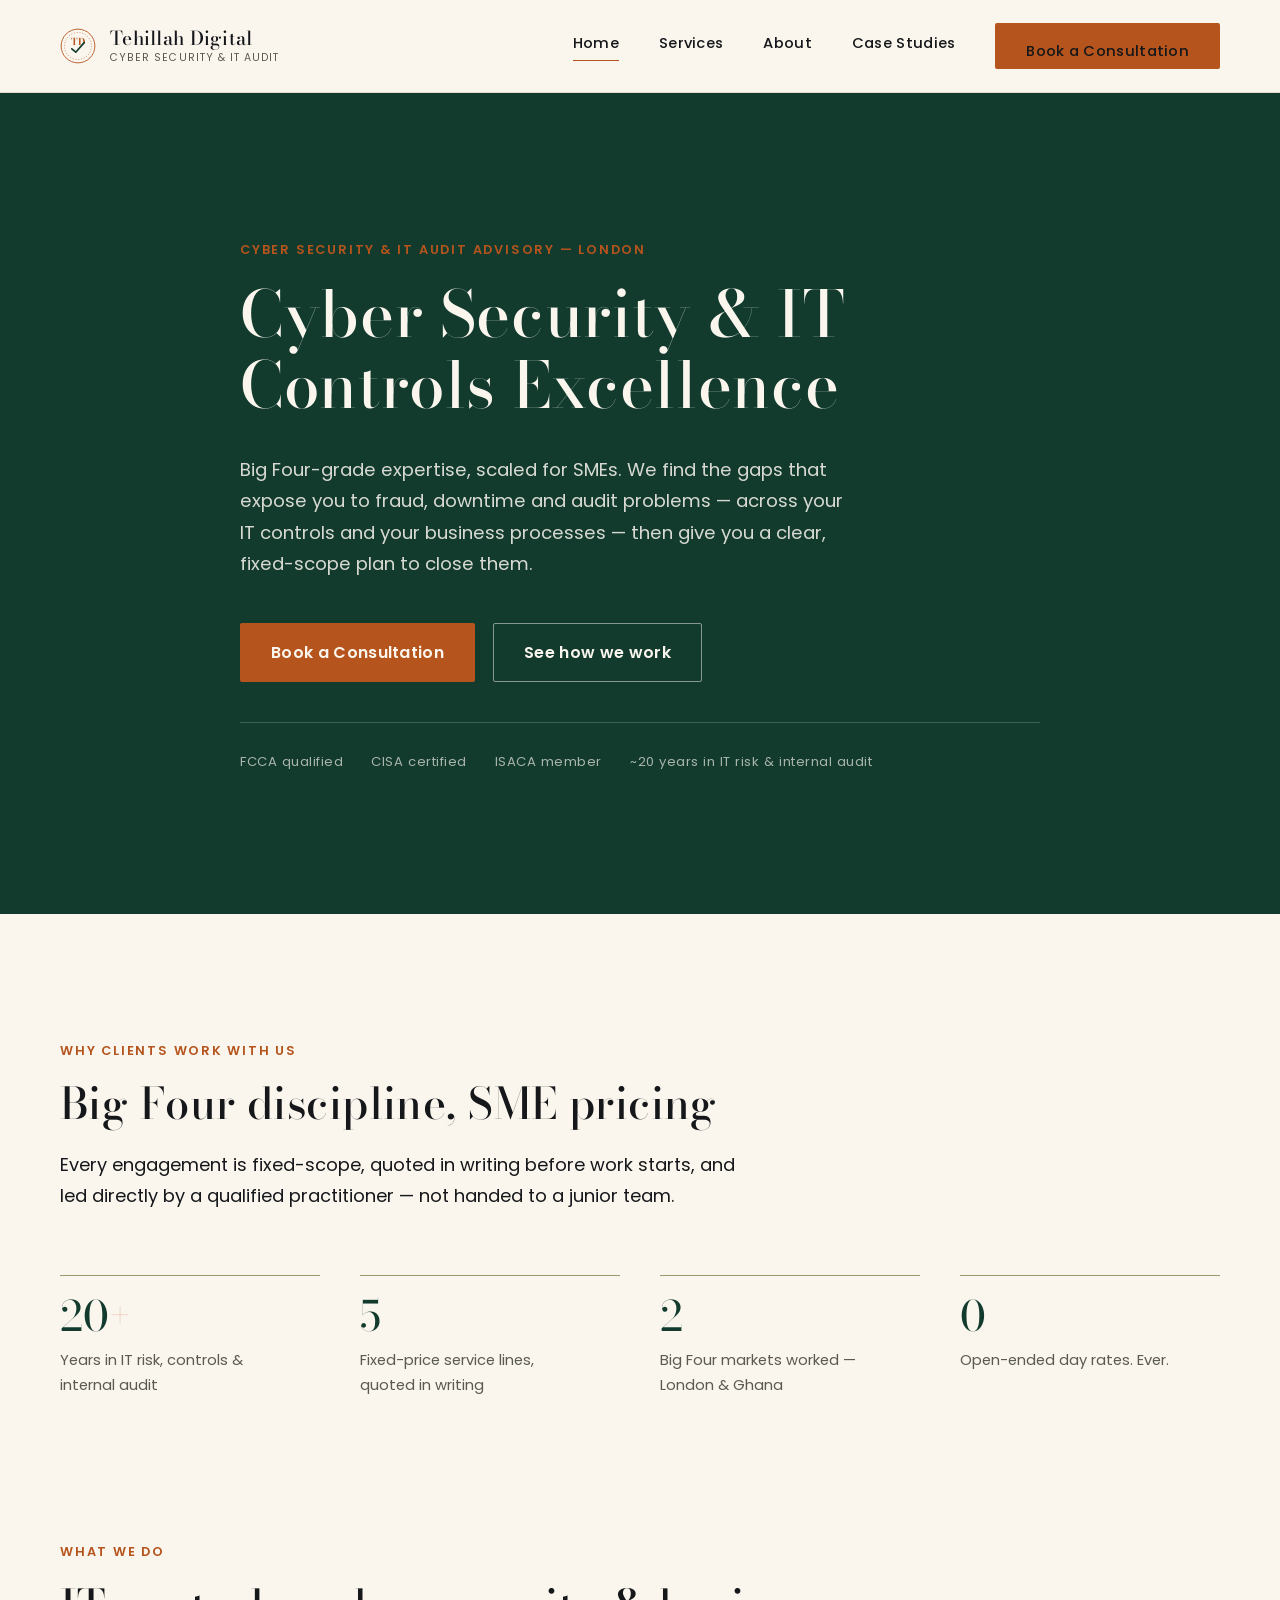
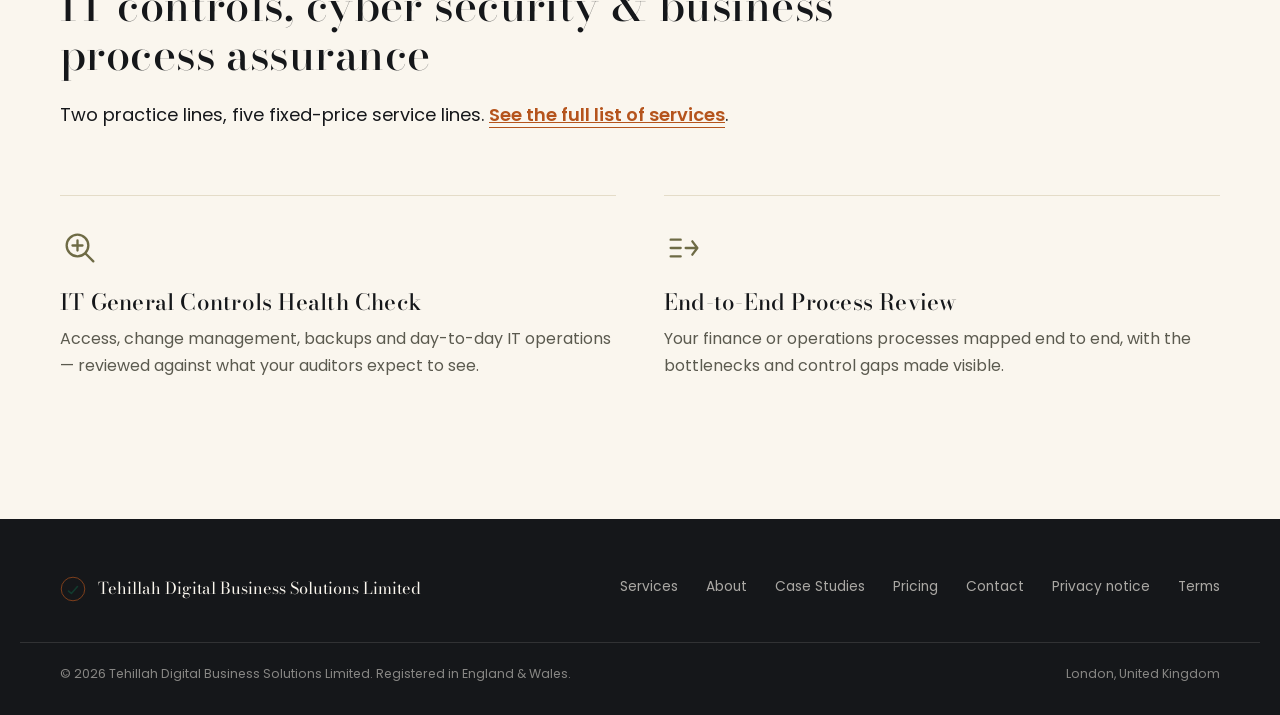
<file: index.html>
<!DOCTYPE html>
<html lang="en-GB">
<head>
<script>document.documentElement.classList.add("has-js");</script>
<meta charset="UTF-8" />
<meta name="viewport" content="width=device-width, initial-scale=1.0" />
<title>Tehillah Digital Business Solutions | Cyber Security &amp; IT Audit Consulting, London</title>
<meta name="description" content="Cyber security, IT audit and controls advisory for UK businesses, led by an FCCA and CISA qualified practitioner with two decades of Big Four and internal audit experience. Based in London." />
<link rel="icon" type="image/svg+xml" href="assets/favicon.svg" />
<link rel="canonical" href="https://www.tehillahdigital.co.uk/" />

<meta property="og:title" content="Tehillah Digital Business Solutions | Cyber Security & IT Audit Consulting" />
<meta property="og:description" content="Practical cyber security, IT risk and audit advisory for growing UK businesses." />
<meta property="og:type" content="website" />
<meta property="og:url" content="https://www.tehillahdigital.co.uk/" />
<meta property="og:locale" content="en_GB" />

<link rel="preconnect" href="https://fonts.googleapis.com">
<link rel="preconnect" href="https://fonts.gstatic.com" crossorigin>
<link href="https://fonts.googleapis.com/css2?family=Bodoni+Moda:ital,wght@0,400..900;1,400..900&amp;family=Poppins:wght@300;400;500;600;700&amp;display=swap" rel="stylesheet">
<link rel="stylesheet" href="styles.css" />
</head>
<body>

<header class="site-header" id="siteHeader">
  <div class="wrap">
    <a href="index.html" class="brand">
      <svg class="seal-mark" viewBox="0 0 64 64" aria-hidden="true">
        <circle cx="32" cy="32" r="30" fill="none" stroke="#B5541C" stroke-width="1.6"/>
        <circle cx="32" cy="32" r="24" fill="none" stroke="#B5541C" stroke-width="1" stroke-dasharray="2 3"/>
        <text x="32" y="30" text-anchor="middle" font-family="'Bodoni Moda', serif" font-size="17" fill="#B5541C" font-weight="700">TD</text>
        <path d="M21 37 L28 43 L43 26" fill="none" stroke="#123B2E" stroke-width="3" stroke-linecap="round" stroke-linejoin="round"/>
      </svg>
      <span class="brand-name">Tehillah Digital<small>Cyber Security &amp; IT Audit</small></span>
    </a>

    <button class="nav-toggle" id="navToggle" aria-label="Toggle navigation" aria-expanded="false">
      <svg width="20" height="20" viewBox="0 0 20 20" fill="none"><path d="M2 5h16M2 10h16M2 15h16" stroke="#15171A" stroke-width="1.6" stroke-linecap="round"/></svg>
    </button>

    <nav class="primary-nav" id="primaryNav">
      <a href="index.html" class="is-active">Home</a>
      <a href="services.html">Services</a>
      <a href="about.html">About</a>
      <a href="case-studies.html">Case Studies</a>
      <a href="contact.html" class="btn btn-primary">Book a Consultation</a>
    </nav>
  </div>
</header>

<main id="top">

  <!-- HERO -->
  <section class="hero bg-emerald">
    <div class="wrap">
      <span class="eyebrow" style="color:var(--burnt-orange);">Cyber security &amp; IT audit advisory — London</span>
      <h1>Cyber Security &amp; IT Controls Excellence</h1>
      <p class="lede" style="color:rgba(250,246,238,0.85);">Big Four-grade expertise, scaled for SMEs. We find the gaps that expose you to fraud, downtime and audit problems — across your IT controls and your business processes — then give you a clear, fixed-scope plan to close them.</p>

      <div class="cta-row">
        <a href="contact.html" class="btn btn-primary">Book a Consultation</a>
        <a href="services.html" class="btn btn-outline-ivory">See how we work</a>
      </div>

      <div class="tag-row">
        <span>FCCA qualified</span>
        <span>CISA certified</span>
        <span>ISACA member</span>
        <span>~20 years in IT risk &amp; internal audit</span>
      </div>
    </div>
  </section>

  <!-- TRUST SIGNALS -->
  <section class="bg-ivory">
    <div class="wrap">
      <div class="section-head reveal">
        <span class="eyebrow">Why clients work with us</span>
        <h2>Big Four discipline, SME pricing</h2>
        <p>Every engagement is fixed-scope, quoted in writing before work starts, and led directly by a qualified practitioner — not handed to a junior team.</p>
      </div>

      <div class="trust-strip">
        <div class="trust-cell reveal">
          <div class="trust-num">20<span class="unit">+</span></div>
          <p class="trust-label">Years in IT risk, controls &amp; internal audit</p>
        </div>
        <div class="trust-cell reveal">
          <div class="trust-num">5</div>
          <p class="trust-label">Fixed-price service lines, quoted in writing</p>
        </div>
        <div class="trust-cell reveal">
          <div class="trust-num">2</div>
          <p class="trust-label">Big Four markets worked — London &amp; Ghana</p>
        </div>
        <div class="trust-cell reveal">
          <div class="trust-num">0</div>
          <p class="trust-label">Open-ended day rates. Ever.</p>
        </div>
      </div>
    </div>
  </section>

  <!-- SERVICES TEASER -->
  <section class="bg-ivory" style="padding-top:0;">
    <div class="wrap">
      <div class="section-head reveal">
        <span class="eyebrow">What we do</span>
        <h2>IT controls, cyber security &amp; business process assurance</h2>
        <p>Two practice lines, five fixed-price service lines. <a href="services.html" class="btn-text">See the full list of services</a>.</p>
      </div>

      <div class="service-grid">
        <div class="service-block reveal">
          <svg class="icon" viewBox="0 0 24 24" fill="none"><circle cx="10.5" cy="10.5" r="6.5" stroke="currentColor" stroke-width="1.4"/><path d="M15.3 15.3 20 20" stroke="currentColor" stroke-width="1.4" stroke-linecap="round"/><path d="M7.5 10.5h6M10.5 7.5v6" stroke="currentColor" stroke-width="1.4" stroke-linecap="round"/></svg>
          <h3>IT General Controls Health Check</h3>
          <p>Access, change management, backups and day-to-day IT operations — reviewed against what your auditors expect to see.</p>
        </div>
        <div class="service-block reveal">
          <svg class="icon" viewBox="0 0 24 24" fill="none"><path d="M4 7h6M4 12h6M4 17h6" stroke="currentColor" stroke-width="1.4" stroke-linecap="round"/><path d="M13 12h7M17 8l3 4-3 4" stroke="currentColor" stroke-width="1.4" stroke-linecap="round" stroke-linejoin="round"/></svg>
          <h3>End-to-End Process Review</h3>
          <p>Your finance or operations processes mapped end to end, with the bottlenecks and control gaps made visible.</p>
        </div>
      </div>
    </div>
  </section>

</main>

<footer>
  <div class="wrap">
    <div class="foot-brand">
      <svg class="seal-mark" viewBox="0 0 64 64" aria-hidden="true">
        <circle cx="32" cy="32" r="29" fill="none" stroke="#B5541C" stroke-width="1.6"/>
        <path d="M21 37 L28 43 L43 26" fill="none" stroke="#123B2E" stroke-width="4" stroke-linecap="round" stroke-linejoin="round"/>
      </svg>
      <span>Tehillah Digital Business Solutions Limited</span>
    </div>
    <nav class="foot-links">
      <a href="services.html">Services</a>
      <a href="about.html">About</a>
      <a href="case-studies.html">Case Studies</a>
      <a href="pricing.html">Pricing</a>
      <a href="contact.html">Contact</a>
      <a href="privacy.html">Privacy notice</a>
      <a href="terms.html">Terms</a>
    </nav>
  </div>
  <div class="wrap foot-bottom">
    <span>&copy; <span id="year"></span> Tehillah Digital Business Solutions Limited. Registered in England &amp; Wales.</span>
    <span>London, United Kingdom</span>
  </div>
</footer>

<script src="script.js"></script>
</body>
</html>
</file>
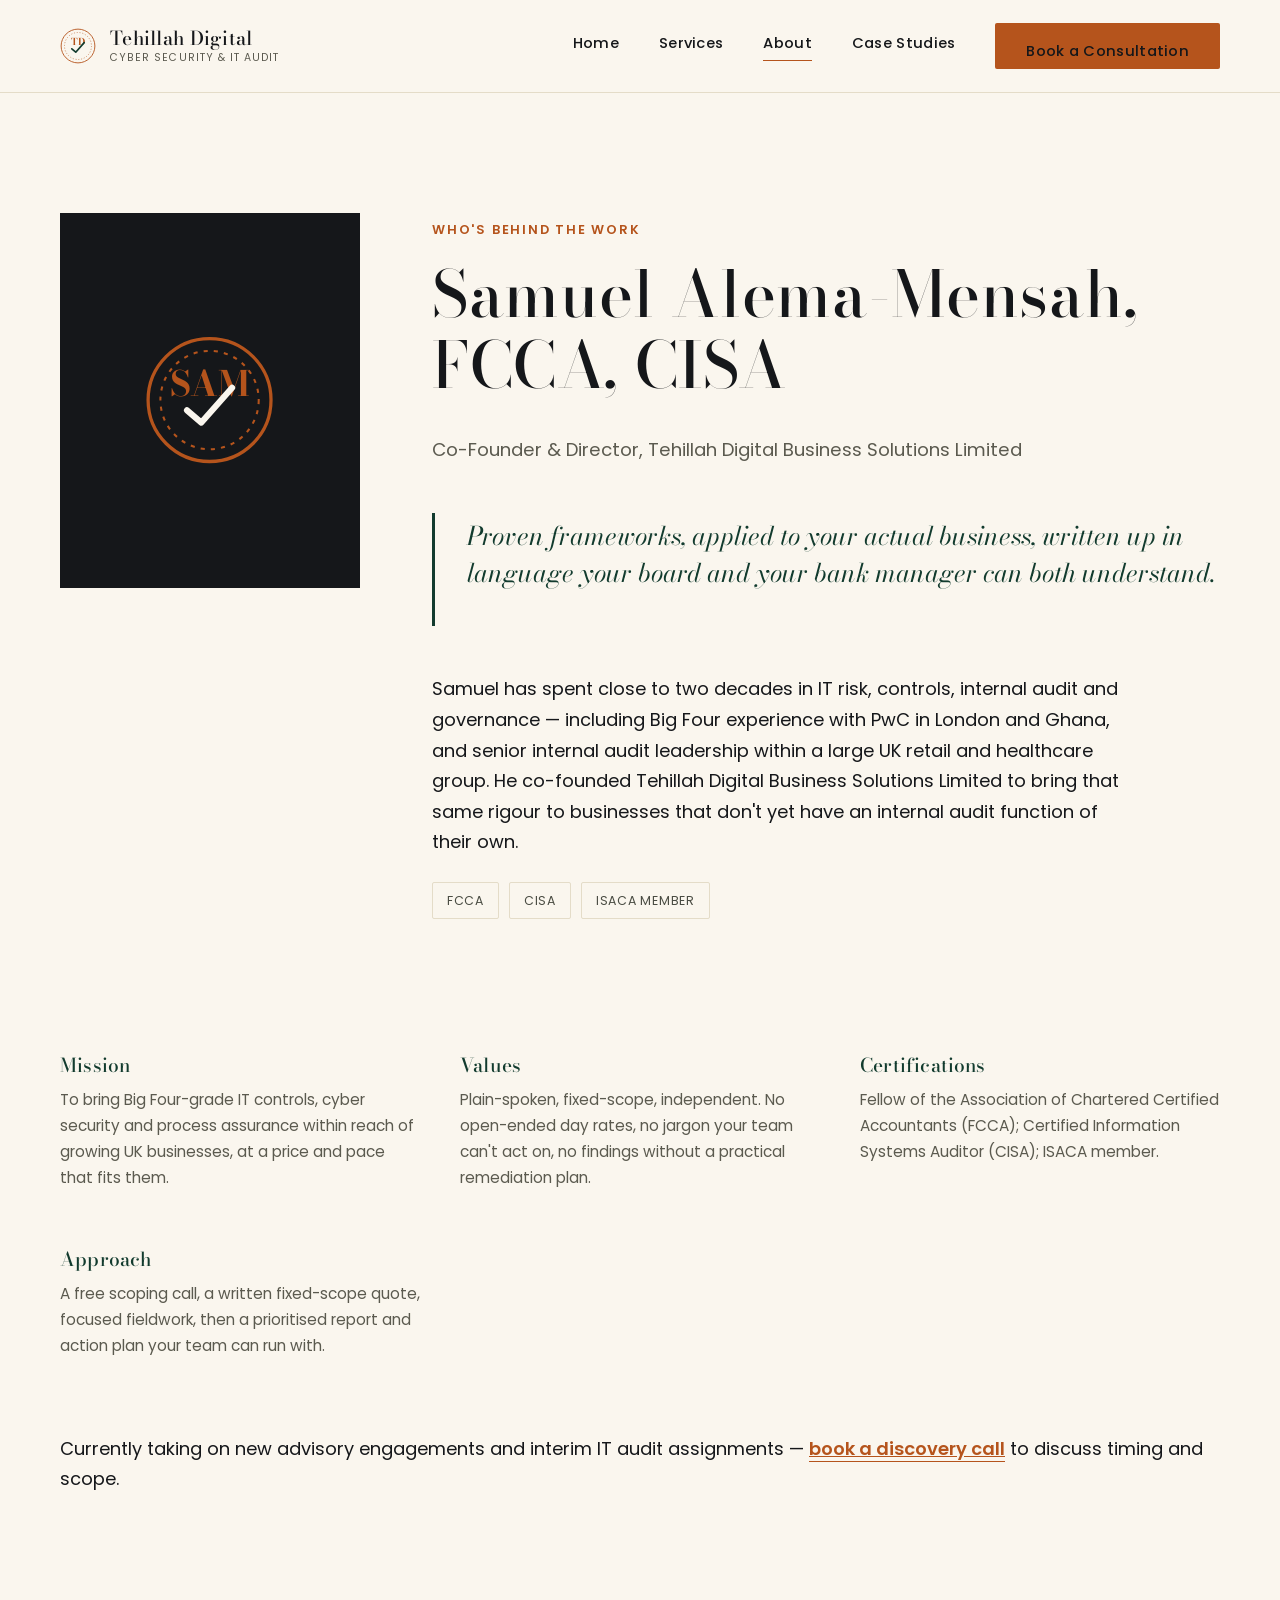
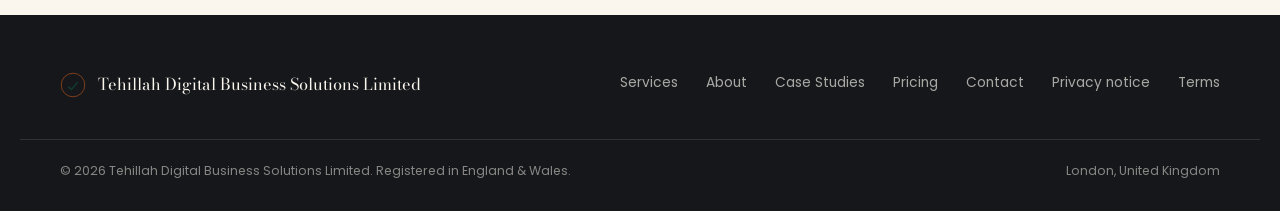
<file: about.html>
<!DOCTYPE html>
<html lang="en-GB">
<head>
<script>document.documentElement.classList.add("has-js");</script>
<meta charset="UTF-8" />
<meta name="viewport" content="width=device-width, initial-scale=1.0" />
<title>About | Tehillah Digital Business Solutions</title>
<meta name="description" content="Samuel Alema-Mensah FCCA, CISA — close to two decades in IT risk, controls, internal audit and governance, including Big Four experience with PwC." />
<link rel="icon" type="image/svg+xml" href="assets/favicon.svg" />
<link rel="canonical" href="https://www.tehillahdigital.co.uk/about.html" />

<link rel="preconnect" href="https://fonts.googleapis.com">
<link rel="preconnect" href="https://fonts.gstatic.com" crossorigin>
<link href="https://fonts.googleapis.com/css2?family=Bodoni+Moda:ital,wght@0,400..900;1,400..900&amp;family=Poppins:wght@300;400;500;600;700&amp;display=swap" rel="stylesheet">
<link rel="stylesheet" href="styles.css" />
</head>
<body>

<header class="site-header" id="siteHeader">
  <div class="wrap">
    <a href="index.html" class="brand">
      <svg class="seal-mark" viewBox="0 0 64 64" aria-hidden="true">
        <circle cx="32" cy="32" r="30" fill="none" stroke="#B5541C" stroke-width="1.6"/>
        <circle cx="32" cy="32" r="24" fill="none" stroke="#B5541C" stroke-width="1" stroke-dasharray="2 3"/>
        <text x="32" y="30" text-anchor="middle" font-family="'Bodoni Moda', serif" font-size="17" fill="#B5541C" font-weight="700">TD</text>
        <path d="M21 37 L28 43 L43 26" fill="none" stroke="#123B2E" stroke-width="3" stroke-linecap="round" stroke-linejoin="round"/>
      </svg>
      <span class="brand-name">Tehillah Digital<small>Cyber Security &amp; IT Audit</small></span>
    </a>

    <button class="nav-toggle" id="navToggle" aria-label="Toggle navigation" aria-expanded="false">
      <svg width="20" height="20" viewBox="0 0 20 20" fill="none"><path d="M2 5h16M2 10h16M2 15h16" stroke="#15171A" stroke-width="1.6" stroke-linecap="round"/></svg>
    </button>

    <nav class="primary-nav" id="primaryNav">
      <a href="index.html">Home</a>
      <a href="services.html">Services</a>
      <a href="about.html" class="is-active">About</a>
      <a href="case-studies.html">Case Studies</a>
      <a href="contact.html" class="btn btn-primary">Book a Consultation</a>
    </nav>
  </div>
</header>

<main>

  <section class="bg-ivory" style="padding-bottom:0;">
    <div class="wrap about-grid">
      <div class="founder-portrait">
        <svg class="seal-mark" viewBox="0 0 64 64" aria-hidden="true">
          <circle cx="32" cy="32" r="30" fill="none" stroke="#B5541C" stroke-width="1.6"/>
          <circle cx="32" cy="32" r="24" fill="none" stroke="#B5541C" stroke-width="1" stroke-dasharray="2 3"/>
          <text x="32" y="30" text-anchor="middle" font-family="'Bodoni Moda', serif" font-size="17" fill="#B5541C" font-weight="700">SAM</text>
          <path d="M21 37 L28 43 L43 26" fill="none" stroke="#FAF6EE" stroke-width="3" stroke-linecap="round" stroke-linejoin="round"/>
        </svg>
      </div>

      <div>
        <span class="eyebrow">Who's behind the work</span>
        <h1>Samuel Alema-Mensah, FCCA, CISA</h1>
        <p class="lede" style="margin-top:4px;">Co-Founder &amp; Director, Tehillah Digital Business Solutions Limited</p>

        <div class="pull-quote">
          <p>Proven frameworks, applied to your actual business, written up in language your board and your bank manager can both understand.</p>
        </div>

        <p>Samuel has spent close to two decades in IT risk, controls, internal audit and governance — including Big Four experience with PwC in London and Ghana, and senior internal audit leadership within a large UK retail and healthcare group. He co-founded Tehillah Digital Business Solutions Limited to bring that same rigour to businesses that don't yet have an internal audit function of their own.</p>

        <div class="cred-row">
          <span>FCCA</span>
          <span>CISA</span>
          <span>ISACA Member</span>
        </div>
      </div>
    </div>
  </section>

  <!-- MISSION / VALUES / CERTIFICATIONS / APPROACH -->
  <section class="bg-ivory">
    <div class="wrap">
      <div class="value-grid">
        <div class="value-item reveal">
          <h4>Mission</h4>
          <p>To bring Big Four-grade IT controls, cyber security and process assurance within reach of growing UK businesses, at a price and pace that fits them.</p>
        </div>
        <div class="value-item reveal">
          <h4>Values</h4>
          <p>Plain-spoken, fixed-scope, independent. No open-ended day rates, no jargon your team can't act on, no findings without a practical remediation plan.</p>
        </div>
        <div class="value-item reveal">
          <h4>Certifications</h4>
          <p>Fellow of the Association of Chartered Certified Accountants (FCCA); Certified Information Systems Auditor (CISA); ISACA member.</p>
        </div>
        <div class="value-item reveal">
          <h4>Approach</h4>
          <p>A free scoping call, a written fixed-scope quote, focused fieldwork, then a prioritised report and action plan your team can run with.</p>
        </div>
      </div>

      <div class="availability-note" style="margin-top:56px;">
        Currently taking on new advisory engagements and interim IT audit assignments — <a href="contact.html" class="btn-text">book a discovery call</a> to discuss timing and scope.
      </div>
    </div>
  </section>

</main>

<footer>
  <div class="wrap">
    <div class="foot-brand">
      <svg class="seal-mark" viewBox="0 0 64 64" aria-hidden="true">
        <circle cx="32" cy="32" r="29" fill="none" stroke="#B5541C" stroke-width="1.6"/>
        <path d="M21 37 L28 43 L43 26" fill="none" stroke="#123B2E" stroke-width="4" stroke-linecap="round" stroke-linejoin="round"/>
      </svg>
      <span>Tehillah Digital Business Solutions Limited</span>
    </div>
    <nav class="foot-links">
      <a href="services.html">Services</a>
      <a href="about.html">About</a>
      <a href="case-studies.html">Case Studies</a>
      <a href="pricing.html">Pricing</a>
      <a href="contact.html">Contact</a>
      <a href="privacy.html">Privacy notice</a>
      <a href="terms.html">Terms</a>
    </nav>
  </div>
  <div class="wrap foot-bottom">
    <span>&copy; <span id="year"></span> Tehillah Digital Business Solutions Limited. Registered in England &amp; Wales.</span>
    <span>London, United Kingdom</span>
  </div>
</footer>

<script src="script.js"></script>
</body>
</html>
</file>
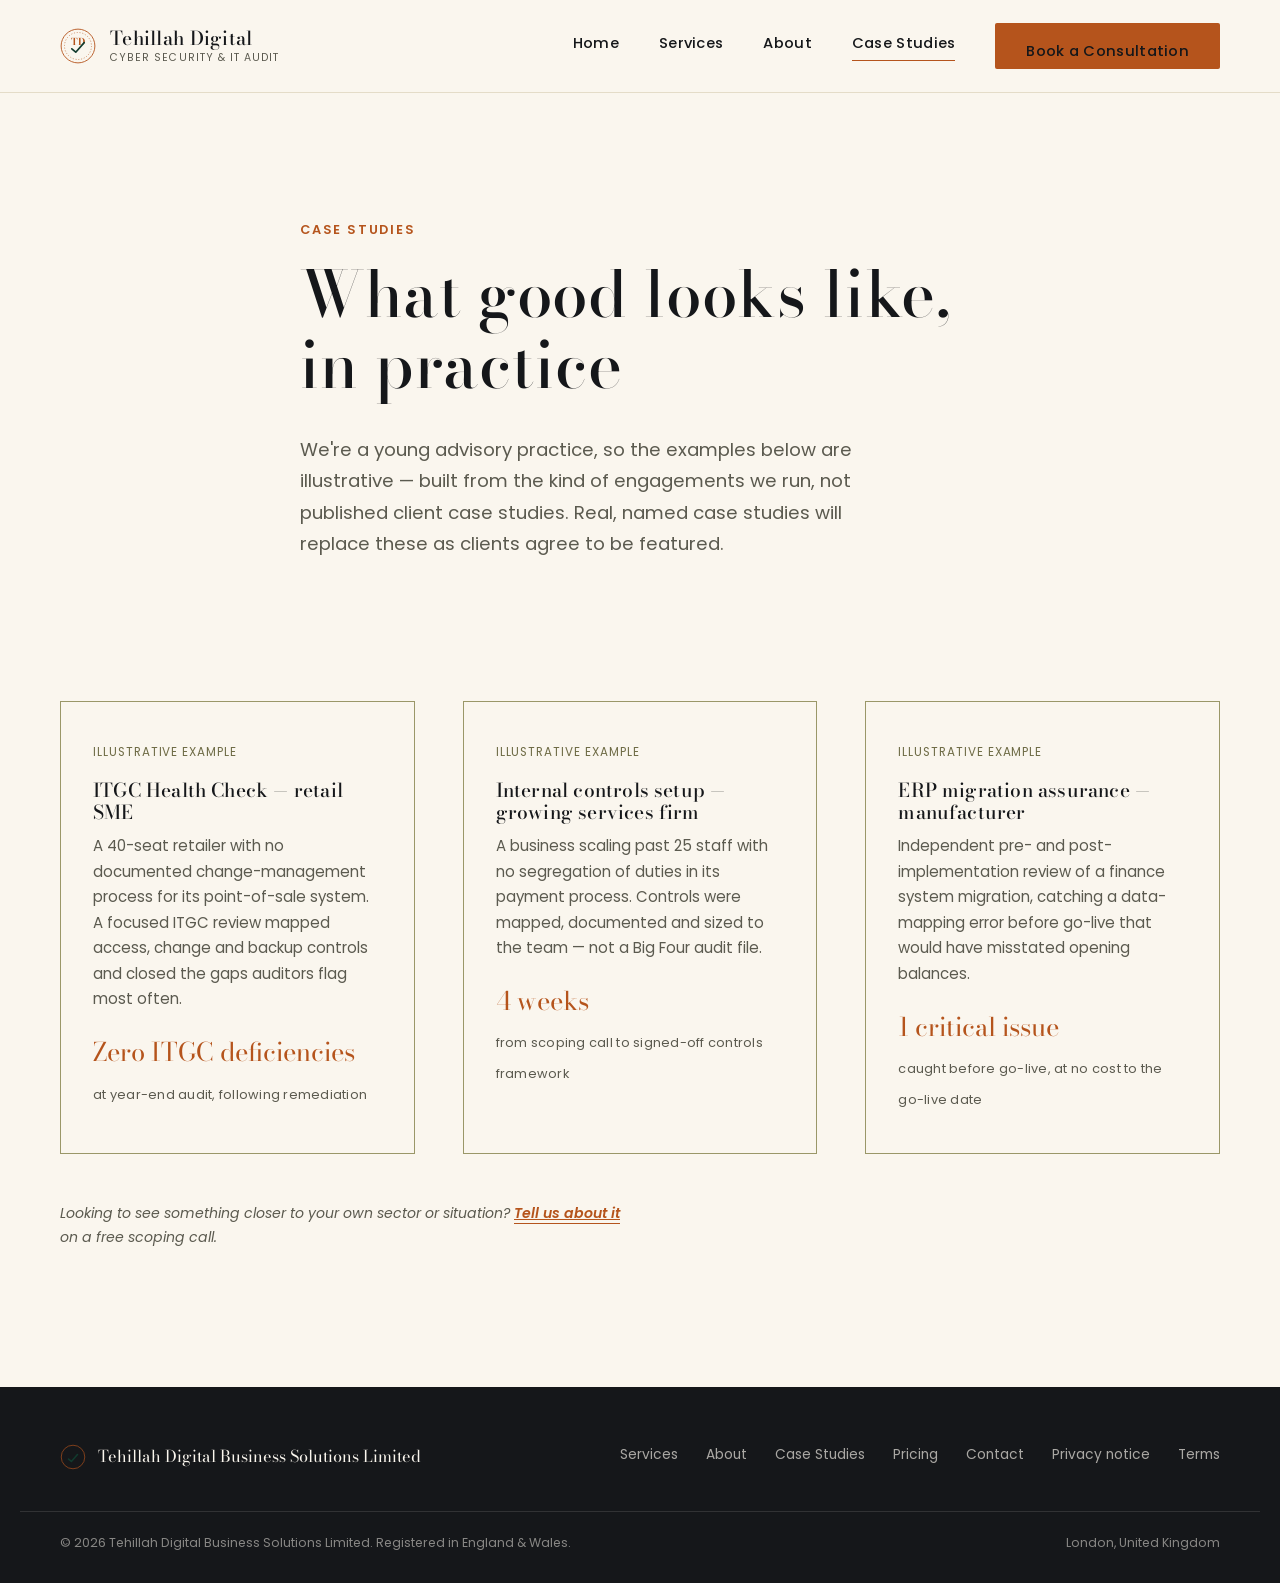
<file: case-studies.html>
<!DOCTYPE html>
<html lang="en-GB">
<head>
<script>document.documentElement.classList.add("has-js");</script>
<meta charset="UTF-8" />
<meta name="viewport" content="width=device-width, initial-scale=1.0" />
<title>Case Studies | Tehillah Digital Business Solutions</title>
<meta name="description" content="Illustrative examples of the IT controls, cyber security and process assurance engagements Tehillah Digital Business Solutions delivers for UK SMEs." />
<link rel="icon" type="image/svg+xml" href="assets/favicon.svg" />
<link rel="canonical" href="https://www.tehillahdigital.co.uk/case-studies.html" />

<link rel="preconnect" href="https://fonts.googleapis.com">
<link rel="preconnect" href="https://fonts.gstatic.com" crossorigin>
<link href="https://fonts.googleapis.com/css2?family=Bodoni+Moda:ital,wght@0,400..900;1,400..900&amp;family=Poppins:wght@300;400;500;600;700&amp;display=swap" rel="stylesheet">
<link rel="stylesheet" href="styles.css" />
</head>
<body>

<header class="site-header" id="siteHeader">
  <div class="wrap">
    <a href="index.html" class="brand">
      <svg class="seal-mark" viewBox="0 0 64 64" aria-hidden="true">
        <circle cx="32" cy="32" r="30" fill="none" stroke="#B5541C" stroke-width="1.6"/>
        <circle cx="32" cy="32" r="24" fill="none" stroke="#B5541C" stroke-width="1" stroke-dasharray="2 3"/>
        <text x="32" y="30" text-anchor="middle" font-family="'Bodoni Moda', serif" font-size="17" fill="#B5541C" font-weight="700">TD</text>
        <path d="M21 37 L28 43 L43 26" fill="none" stroke="#123B2E" stroke-width="3" stroke-linecap="round" stroke-linejoin="round"/>
      </svg>
      <span class="brand-name">Tehillah Digital<small>Cyber Security &amp; IT Audit</small></span>
    </a>

    <button class="nav-toggle" id="navToggle" aria-label="Toggle navigation" aria-expanded="false">
      <svg width="20" height="20" viewBox="0 0 20 20" fill="none"><path d="M2 5h16M2 10h16M2 15h16" stroke="#15171A" stroke-width="1.6" stroke-linecap="round"/></svg>
    </button>

    <nav class="primary-nav" id="primaryNav">
      <a href="index.html">Home</a>
      <a href="services.html">Services</a>
      <a href="about.html">About</a>
      <a href="case-studies.html" class="is-active">Case Studies</a>
      <a href="contact.html" class="btn btn-primary">Book a Consultation</a>
    </nav>
  </div>
</header>

<main>

  <section class="bg-ivory" style="padding-bottom:0;">
    <div class="wrap" style="max-width:760px;">
      <span class="eyebrow">Case studies</span>
      <h1>What good looks like, in practice</h1>
      <p class="lede">We're a young advisory practice, so the examples below are illustrative — built from the kind of engagements we run, not published client case studies. Real, named case studies will replace these as clients agree to be featured.</p>
    </div>
  </section>

  <section class="bg-ivory">
    <div class="wrap">
      <div class="case-grid">
        <div class="case-card reveal">
          <span class="tag">Illustrative example</span>
          <h3>ITGC Health Check — retail SME</h3>
          <p>A 40-seat retailer with no documented change-management process for its point-of-sale system. A focused ITGC review mapped access, change and backup controls and closed the gaps auditors flag most often.</p>
          <div class="metric">Zero ITGC deficiencies</div>
          <span class="metric-label">at year-end audit, following remediation</span>
        </div>

        <div class="case-card reveal">
          <span class="tag">Illustrative example</span>
          <h3>Internal controls setup — growing services firm</h3>
          <p>A business scaling past 25 staff with no segregation of duties in its payment process. Controls were mapped, documented and sized to the team — not a Big Four audit file.</p>
          <div class="metric">4 weeks</div>
          <span class="metric-label">from scoping call to signed-off controls framework</span>
        </div>

        <div class="case-card reveal">
          <span class="tag">Illustrative example</span>
          <h3>ERP migration assurance — manufacturer</h3>
          <p>Independent pre- and post-implementation review of a finance system migration, catching a data-mapping error before go-live that would have misstated opening balances.</p>
          <div class="metric">1 critical issue</div>
          <span class="metric-label">caught before go-live, at no cost to the go-live date</span>
        </div>
      </div>

      <p class="case-note">Looking to see something closer to your own sector or situation? <a href="contact.html" class="btn-text">Tell us about it</a> on a free scoping call.</p>
    </div>
  </section>

</main>

<footer>
  <div class="wrap">
    <div class="foot-brand">
      <svg class="seal-mark" viewBox="0 0 64 64" aria-hidden="true">
        <circle cx="32" cy="32" r="29" fill="none" stroke="#B5541C" stroke-width="1.6"/>
        <path d="M21 37 L28 43 L43 26" fill="none" stroke="#123B2E" stroke-width="4" stroke-linecap="round" stroke-linejoin="round"/>
      </svg>
      <span>Tehillah Digital Business Solutions Limited</span>
    </div>
    <nav class="foot-links">
      <a href="services.html">Services</a>
      <a href="about.html">About</a>
      <a href="case-studies.html">Case Studies</a>
      <a href="pricing.html">Pricing</a>
      <a href="contact.html">Contact</a>
      <a href="privacy.html">Privacy notice</a>
      <a href="terms.html">Terms</a>
    </nav>
  </div>
  <div class="wrap foot-bottom">
    <span>&copy; <span id="year"></span> Tehillah Digital Business Solutions Limited. Registered in England &amp; Wales.</span>
    <span>London, United Kingdom</span>
  </div>
</footer>

<script src="script.js"></script>
</body>
</html>
</file>
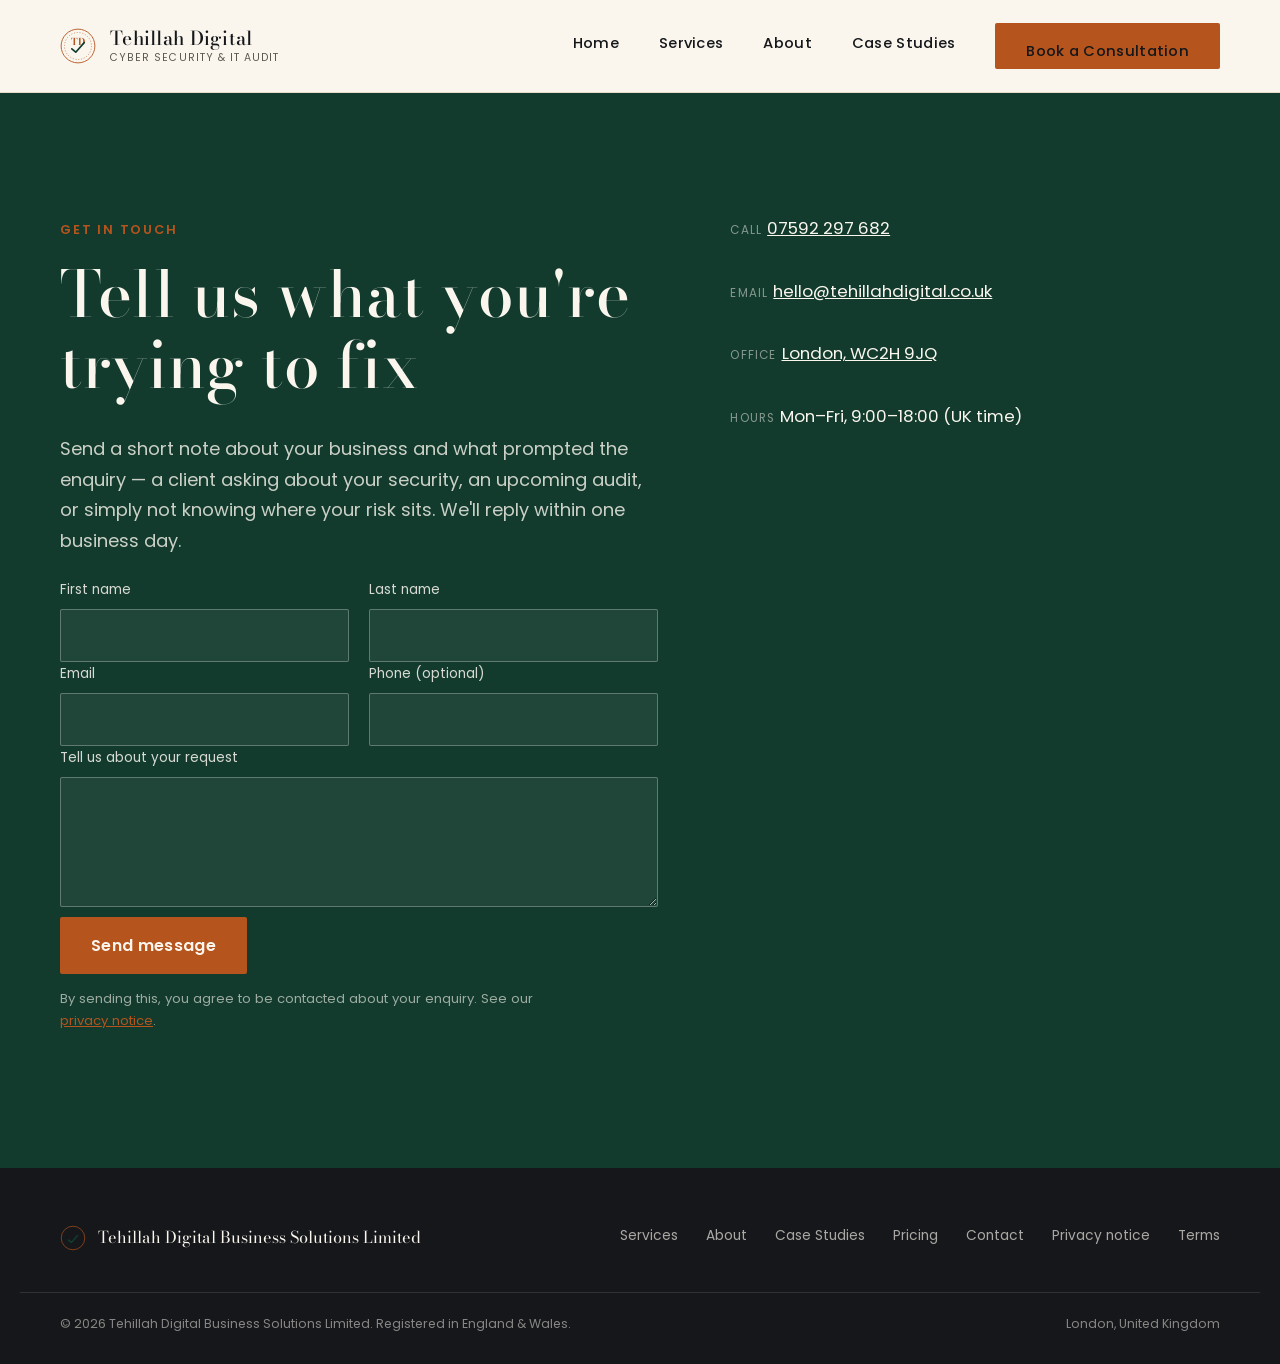
<file: contact.html>
<!DOCTYPE html>
<html lang="en-GB">
<head>
<script>document.documentElement.classList.add("has-js");</script>
<meta charset="UTF-8" />
<meta name="viewport" content="width=device-width, initial-scale=1.0" />
<title>Contact | Tehillah Digital Business Solutions</title>
<meta name="description" content="Book a free scoping call with Tehillah Digital Business Solutions — cyber security, IT audit and business process advisory for UK SMEs." />
<link rel="icon" type="image/svg+xml" href="assets/favicon.svg" />
<link rel="canonical" href="https://www.tehillahdigital.co.uk/contact.html" />

<link rel="preconnect" href="https://fonts.googleapis.com">
<link rel="preconnect" href="https://fonts.gstatic.com" crossorigin>
<link href="https://fonts.googleapis.com/css2?family=Bodoni+Moda:ital,wght@0,400..900;1,400..900&amp;family=Poppins:wght@300;400;500;600;700&amp;display=swap" rel="stylesheet">
<link rel="stylesheet" href="styles.css" />
</head>
<body>

<header class="site-header" id="siteHeader">
  <div class="wrap">
    <a href="index.html" class="brand">
      <svg class="seal-mark" viewBox="0 0 64 64" aria-hidden="true">
        <circle cx="32" cy="32" r="30" fill="none" stroke="#B5541C" stroke-width="1.6"/>
        <circle cx="32" cy="32" r="24" fill="none" stroke="#B5541C" stroke-width="1" stroke-dasharray="2 3"/>
        <text x="32" y="30" text-anchor="middle" font-family="'Bodoni Moda', serif" font-size="17" fill="#B5541C" font-weight="700">TD</text>
        <path d="M21 37 L28 43 L43 26" fill="none" stroke="#123B2E" stroke-width="3" stroke-linecap="round" stroke-linejoin="round"/>
      </svg>
      <span class="brand-name">Tehillah Digital<small>Cyber Security &amp; IT Audit</small></span>
    </a>

    <button class="nav-toggle" id="navToggle" aria-label="Toggle navigation" aria-expanded="false">
      <svg width="20" height="20" viewBox="0 0 20 20" fill="none"><path d="M2 5h16M2 10h16M2 15h16" stroke="#15171A" stroke-width="1.6" stroke-linecap="round"/></svg>
    </button>

    <nav class="primary-nav" id="primaryNav">
      <a href="index.html">Home</a>
      <a href="services.html">Services</a>
      <a href="about.html">About</a>
      <a href="case-studies.html">Case Studies</a>
      <a href="contact.html" class="btn btn-primary is-active">Book a Consultation</a>
    </nav>
  </div>
</header>

<main>

  <section class="bg-emerald">
    <div class="wrap contact-grid">
      <div>
        <span class="eyebrow" style="color:var(--burnt-orange);">Get in touch</span>
        <h1>Tell us what you're trying to fix</h1>
        <p style="color:rgba(250,246,238,0.8);">Send a short note about your business and what prompted the enquiry — a client asking about your security, an upcoming audit, or simply not knowing where your risk sits. We'll reply within one business day.</p>

        <form id="contactForm" name="contact" method="POST">
          <!-- honeypot anti-spam field — left blank by humans, hidden from view -->
          <div class="honeypot-field" aria-hidden="true">
            <label for="companyWebsite">Company website</label>
            <input type="text" id="companyWebsite" name="companyWebsite" tabindex="-1" autocomplete="off" />
          </div>

          <div class="field-row">
            <div class="field">
              <label for="firstName">First name</label>
              <input type="text" id="firstName" name="firstName" required />
            </div>
            <div class="field">
              <label for="lastName">Last name</label>
              <input type="text" id="lastName" name="lastName" required />
            </div>
          </div>
          <div class="field-row">
            <div class="field">
              <label for="email">Email</label>
              <input type="email" id="email" name="email" required />
            </div>
            <div class="field">
              <label for="phone">Phone (optional)</label>
              <input type="tel" id="phone" name="phone" />
            </div>
          </div>
          <div class="field">
            <label for="message">Tell us about your request</label>
            <textarea id="message" name="message" required></textarea>
          </div>
          <button type="submit" class="btn btn-primary">Send message</button>
          <p class="form-note" style="font-size:0.82rem; color:rgba(250,246,238,0.6); margin-top:14px;">By sending this, you agree to be contacted about your enquiry. See our <a href="privacy.html" style="color:var(--burnt-orange);">privacy notice</a>.</p>
        </form>
      </div>

      <div class="contact-details">
        <div class="item">
          <span class="label">CALL</span>
          <a class="value" href="tel:+447592297682">07592 297 682</a>
        </div>
        <div class="item">
          <span class="label">EMAIL</span>
          <a class="value" href="mailto:hello@tehillahdigital.co.uk">hello@tehillahdigital.co.uk</a>
        </div>
        <div class="item">
          <span class="label">OFFICE</span>
          <a class="value" href="https://maps.google.com/?q=London+WC2H+9JQ" target="_blank" rel="noopener">London, WC2H 9JQ</a>
        </div>
        <div class="item">
          <span class="label">HOURS</span>
          <span class="value">Mon&ndash;Fri, 9:00&ndash;18:00 (UK time)</span>
        </div>
      </div>
    </div>
  </section>

</main>

<footer>
  <div class="wrap">
    <div class="foot-brand">
      <svg class="seal-mark" viewBox="0 0 64 64" aria-hidden="true">
        <circle cx="32" cy="32" r="29" fill="none" stroke="#B5541C" stroke-width="1.6"/>
        <path d="M21 37 L28 43 L43 26" fill="none" stroke="#123B2E" stroke-width="4" stroke-linecap="round" stroke-linejoin="round"/>
      </svg>
      <span>Tehillah Digital Business Solutions Limited</span>
    </div>
    <nav class="foot-links">
      <a href="services.html">Services</a>
      <a href="about.html">About</a>
      <a href="case-studies.html">Case Studies</a>
      <a href="pricing.html">Pricing</a>
      <a href="contact.html">Contact</a>
      <a href="privacy.html">Privacy notice</a>
      <a href="terms.html">Terms</a>
    </nav>
  </div>
  <div class="wrap foot-bottom">
    <span>&copy; <span id="year"></span> Tehillah Digital Business Solutions Limited. Registered in England &amp; Wales.</span>
    <span>London, United Kingdom</span>
  </div>
</footer>

<script src="script.js"></script>
</body>
</html>
</file>
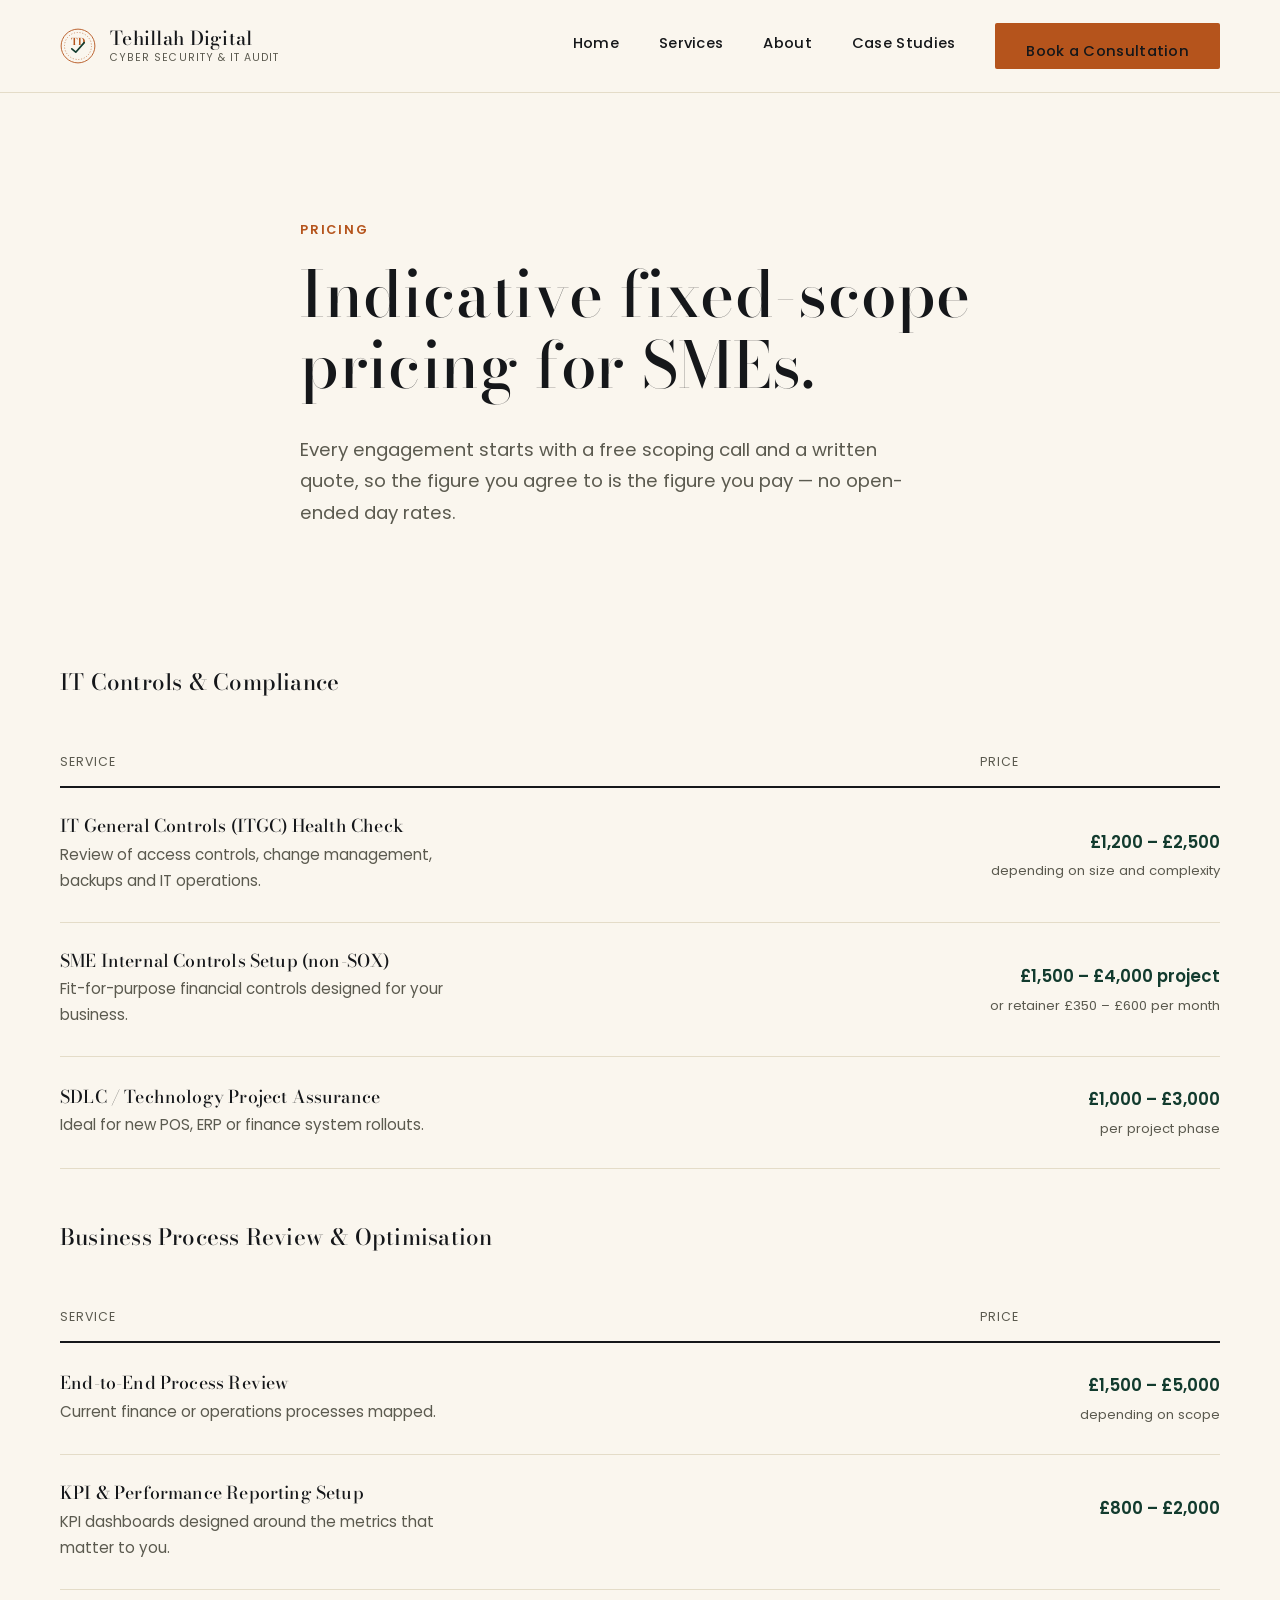
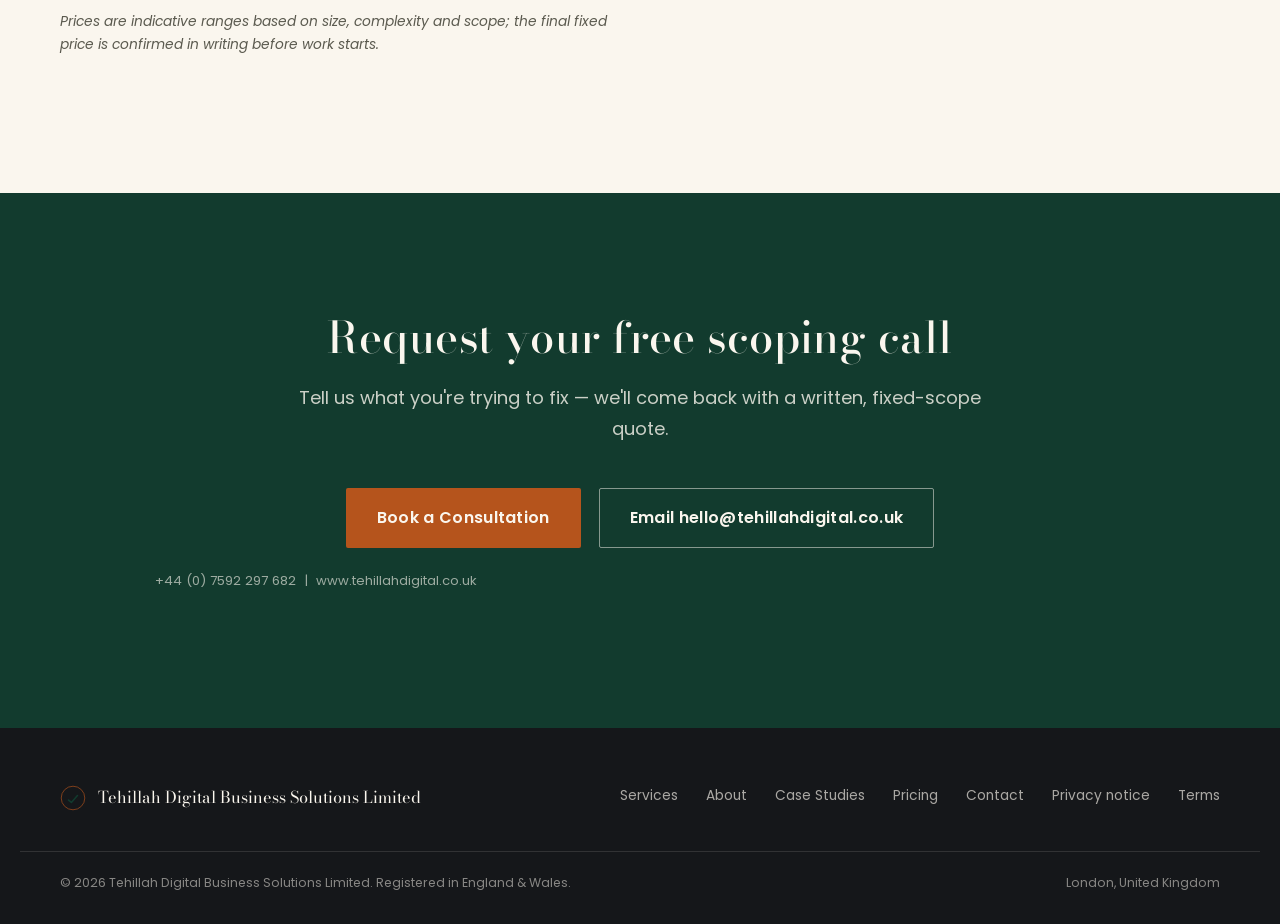
<file: pricing.html>
<!DOCTYPE html>
<html lang="en-GB">
<head>
<script>document.documentElement.classList.add("has-js");</script>
<meta charset="UTF-8" />
<meta name="viewport" content="width=device-width, initial-scale=1.0" />
<title>Pricing | Tehillah Digital Business Solutions</title>
<meta name="description" content="Indicative fixed-scope pricing for IT controls, compliance and business process engagements from Tehillah Digital Business Solutions. Free scoping call and written quote on every project." />
<link rel="icon" type="image/svg+xml" href="assets/favicon.svg" />
<link rel="canonical" href="https://www.tehillahdigital.co.uk/pricing.html" />

<link rel="preconnect" href="https://fonts.googleapis.com">
<link rel="preconnect" href="https://fonts.gstatic.com" crossorigin>
<link href="https://fonts.googleapis.com/css2?family=Bodoni+Moda:ital,wght@0,400..900;1,400..900&amp;family=Poppins:wght@300;400;500;600;700&amp;display=swap" rel="stylesheet">
<link rel="stylesheet" href="styles.css" />
</head>
<body>

<header class="site-header" id="siteHeader">
  <div class="wrap">
    <a href="index.html" class="brand">
      <svg class="seal-mark" viewBox="0 0 64 64" aria-hidden="true">
        <circle cx="32" cy="32" r="30" fill="none" stroke="#B5541C" stroke-width="1.6"/>
        <circle cx="32" cy="32" r="24" fill="none" stroke="#B5541C" stroke-width="1" stroke-dasharray="2 3"/>
        <text x="32" y="30" text-anchor="middle" font-family="'Bodoni Moda', serif" font-size="17" fill="#B5541C" font-weight="700">TD</text>
        <path d="M21 37 L28 43 L43 26" fill="none" stroke="#123B2E" stroke-width="3" stroke-linecap="round" stroke-linejoin="round"/>
      </svg>
      <span class="brand-name">Tehillah Digital<small>Cyber Security &amp; IT Audit</small></span>
    </a>

    <button class="nav-toggle" id="navToggle" aria-label="Toggle navigation" aria-expanded="false">
      <svg width="20" height="20" viewBox="0 0 20 20" fill="none"><path d="M2 5h16M2 10h16M2 15h16" stroke="#15171A" stroke-width="1.6" stroke-linecap="round"/></svg>
    </button>

    <nav class="primary-nav" id="primaryNav">
      <a href="index.html">Home</a>
      <a href="services.html">Services</a>
      <a href="about.html">About</a>
      <a href="case-studies.html">Case Studies</a>
      <a href="contact.html" class="btn btn-primary">Book a Consultation</a>
    </nav>
  </div>
</header>

<main>

  <section class="bg-ivory" style="padding-bottom:0;">
    <div class="wrap" style="max-width:760px;">
      <span class="eyebrow">Pricing</span>
      <h1>Indicative fixed-scope pricing for SMEs.</h1>
      <p class="lede">Every engagement starts with a free scoping call and a written quote, so the figure you agree to is the figure you pay — no open-ended day rates.</p>
    </div>
  </section>

  <section class="bg-ivory">
    <div class="wrap">

      <div class="section-head reveal" style="margin-bottom:28px;">
        <h2 id="itgc" style="font-size:1.4rem;">IT Controls &amp; Compliance</h2>
      </div>

      <div class="price-table reveal">
        <div class="price-row price-head">
          <span>Service</span>
          <span>Price</span>
        </div>
        <div class="price-row">
          <div class="svc">
            <h3>IT General Controls (ITGC) Health Check</h3>
            <p>Review of access controls, change management, backups and IT operations.</p>
          </div>
          <div class="price">
            <span class="amount">£1,200&nbsp;&ndash;&nbsp;£2,500</span>
            <span class="note">depending on size and complexity</span>
          </div>
        </div>
        <div class="price-row">
          <div class="svc">
            <h3 id="setup">SME Internal Controls Setup (non-SOX)</h3>
            <p>Fit-for-purpose financial controls designed for your business.</p>
          </div>
          <div class="price">
            <span class="amount">£1,500&nbsp;&ndash;&nbsp;£4,000 project</span>
            <span class="note">or retainer £350&nbsp;&ndash;&nbsp;£600 per month</span>
          </div>
        </div>
        <div class="price-row">
          <div class="svc">
            <h3 id="sdlc">SDLC / Technology Project Assurance</h3>
            <p>Ideal for new POS, ERP or finance system rollouts.</p>
          </div>
          <div class="price">
            <span class="amount">£1,000&nbsp;&ndash;&nbsp;£3,000</span>
            <span class="note">per project phase</span>
          </div>
        </div>
      </div>

      <div class="section-head reveal" style="margin:56px 0 28px;">
        <h2 style="font-size:1.4rem;">Business Process Review &amp; Optimisation</h2>
      </div>

      <div class="price-table reveal">
        <div class="price-row price-head">
          <span>Service</span>
          <span>Price</span>
        </div>
        <div class="price-row">
          <div class="svc">
            <h3 id="process">End-to-End Process Review</h3>
            <p>Current finance or operations processes mapped.</p>
          </div>
          <div class="price">
            <span class="amount">£1,500&nbsp;&ndash;&nbsp;£5,000</span>
            <span class="note">depending on scope</span>
          </div>
        </div>
        <div class="price-row">
          <div class="svc">
            <h3 id="kpi">KPI &amp; Performance Reporting Setup</h3>
            <p>KPI dashboards designed around the metrics that matter to you.</p>
          </div>
          <div class="price">
            <span class="amount">£800&nbsp;&ndash;&nbsp;£2,000</span>
            <span class="note">&nbsp;</span>
          </div>
        </div>
      </div>

      <p class="price-footnote">Prices are indicative ranges based on size, complexity and scope; the final fixed price is confirmed in writing before work starts.</p>
    </div>
  </section>

  <section class="bg-emerald" style="text-align:center;">
    <div class="wrap">
      <h2>Request your free scoping call</h2>
      <p style="margin:0 auto 28px; color:rgba(250,246,238,0.8);">Tell us what you're trying to fix — we'll come back with a written, fixed-scope quote.</p>
      <div class="cta-row" style="justify-content:center;">
        <a href="contact.html" class="btn btn-primary">Book a Consultation</a>
        <a href="mailto:hello@tehillahdigital.co.uk" class="btn btn-outline-ivory">Email hello@tehillahdigital.co.uk</a>
      </div>
      <p style="margin-top:22px; font-size:0.82rem; color:rgba(250,246,238,0.6);">+44 (0) 7592 297 682 &nbsp;|&nbsp; www.tehillahdigital.co.uk</p>
    </div>
  </section>

</main>

<footer>
  <div class="wrap">
    <div class="foot-brand">
      <svg class="seal-mark" viewBox="0 0 64 64" aria-hidden="true">
        <circle cx="32" cy="32" r="29" fill="none" stroke="#B5541C" stroke-width="1.6"/>
        <path d="M21 37 L28 43 L43 26" fill="none" stroke="#123B2E" stroke-width="4" stroke-linecap="round" stroke-linejoin="round"/>
      </svg>
      <span>Tehillah Digital Business Solutions Limited</span>
    </div>
    <nav class="foot-links">
      <a href="services.html">Services</a>
      <a href="about.html">About</a>
      <a href="case-studies.html">Case Studies</a>
      <a href="pricing.html">Pricing</a>
      <a href="contact.html">Contact</a>
      <a href="privacy.html">Privacy notice</a>
      <a href="terms.html">Terms</a>
    </nav>
  </div>
  <div class="wrap foot-bottom">
    <span>&copy; <span id="year"></span> Tehillah Digital Business Solutions Limited. Registered in England &amp; Wales.</span>
    <span>London, United Kingdom</span>
  </div>
</footer>

<script src="script.js"></script>
</body>
</html>
</file>
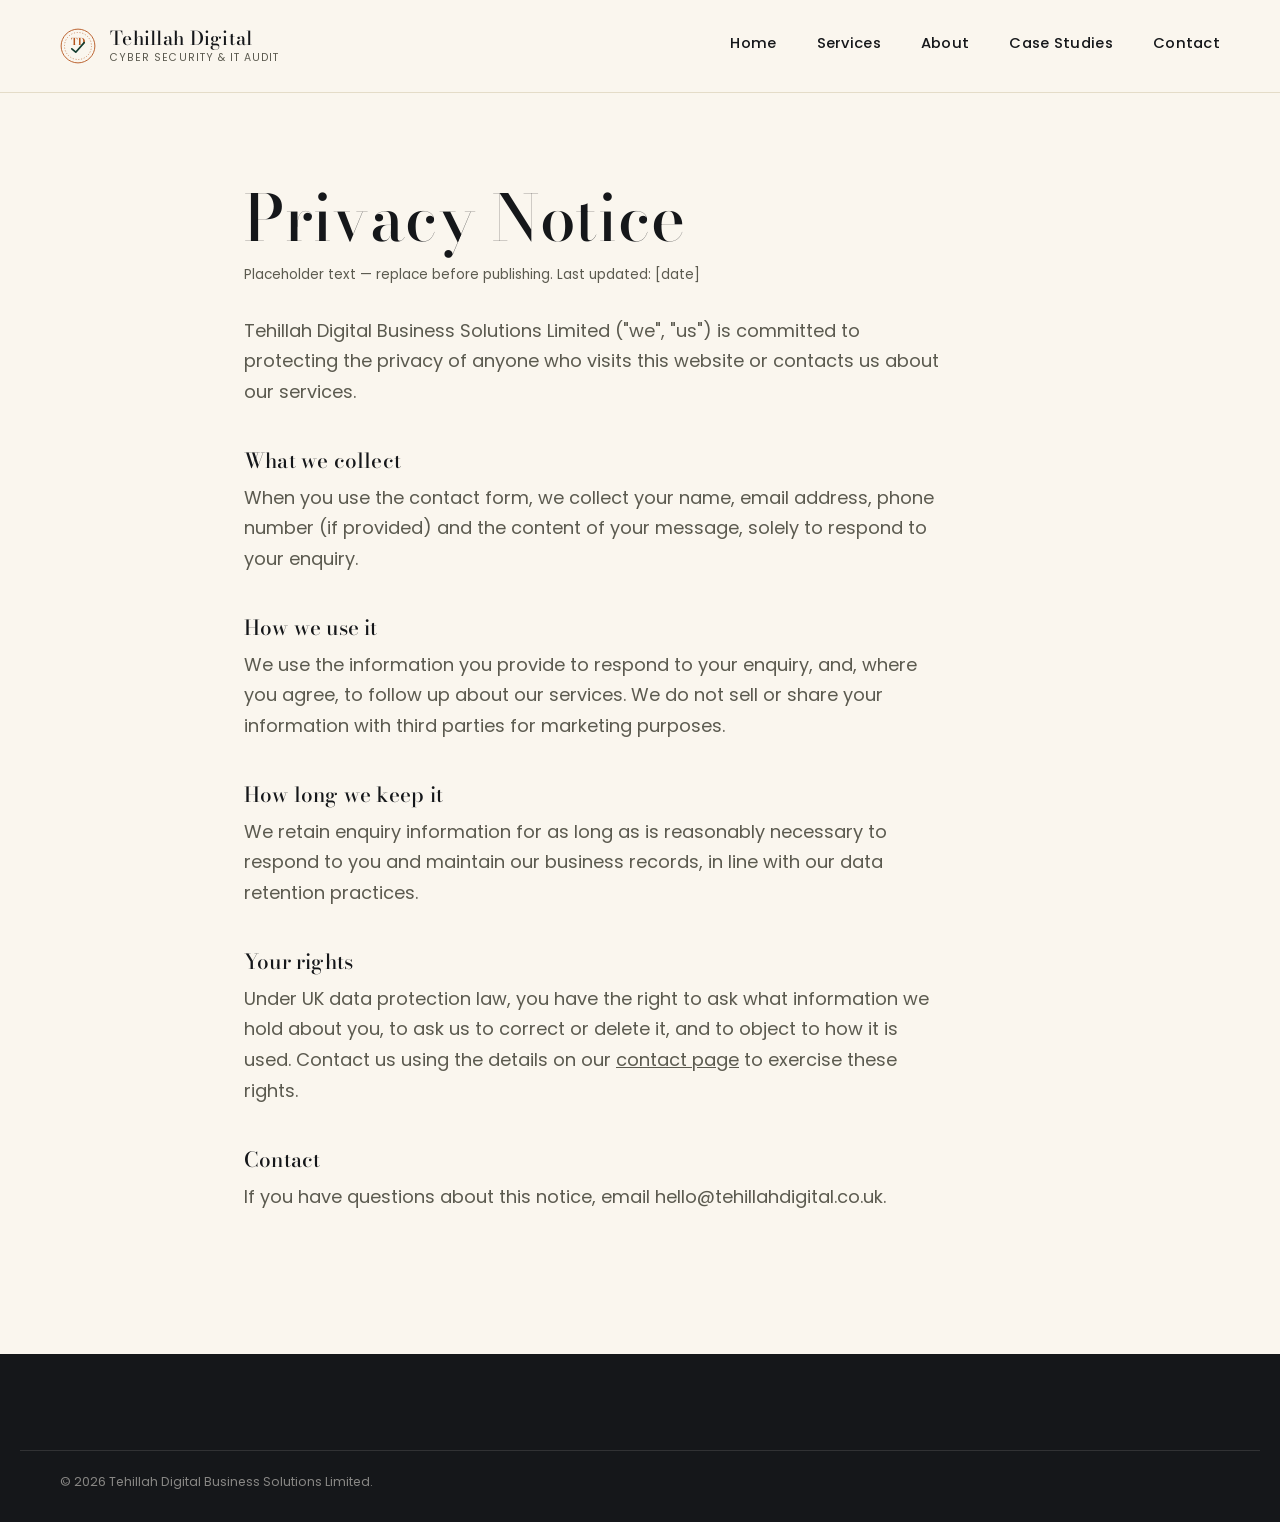
<file: privacy.html>
<!DOCTYPE html>
<html lang="en-GB">
<head>
<script>document.documentElement.classList.add("has-js");</script>
<meta charset="UTF-8" />
<meta name="viewport" content="width=device-width, initial-scale=1.0" />
<title>Privacy Notice | Tehillah Digital Business Solutions</title>
<link rel="icon" type="image/svg+xml" href="assets/favicon.svg" />
<link href="https://fonts.googleapis.com/css2?family=Bodoni+Moda:ital,wght@0,400..900;1,400..900&amp;family=Poppins:wght@300;400;500;600;700&amp;display=swap" rel="stylesheet">
<link rel="stylesheet" href="styles.css" />
</head>
<body>
<header class="site-header">
  <div class="wrap">
    <a href="index.html" class="brand">
      <svg class="seal-mark" viewBox="0 0 64 64" aria-hidden="true">
        <circle cx="32" cy="32" r="30" fill="none" stroke="#B5541C" stroke-width="1.6"/>
        <circle cx="32" cy="32" r="24" fill="none" stroke="#B5541C" stroke-width="1" stroke-dasharray="2 3"/>
        <text x="32" y="30" text-anchor="middle" font-family="'Bodoni Moda', serif" font-size="17" fill="#B5541C" font-weight="700">TD</text>
        <path d="M21 37 L28 43 L43 26" fill="none" stroke="#123B2E" stroke-width="3" stroke-linecap="round" stroke-linejoin="round"/>
      </svg>
      <span class="brand-name">Tehillah Digital<small>Cyber Security &amp; IT Audit</small></span>
    </a>
    <nav class="primary-nav">
      <a href="index.html">Home</a>
      <a href="services.html">Services</a>
      <a href="about.html">About</a>
      <a href="case-studies.html">Case Studies</a>
      <a href="contact.html">Contact</a>
    </nav>
  </div>
</header>

<main class="wrap legal-page">
  <h1>Privacy Notice</h1>
  <span class="updated">Placeholder text — replace before publishing. Last updated: [date]</span>

  <p>Tehillah Digital Business Solutions Limited ("we", "us") is committed to protecting the privacy of anyone who visits this website or contacts us about our services.</p>

  <h2>What we collect</h2>
  <p>When you use the contact form, we collect your name, email address, phone number (if provided) and the content of your message, solely to respond to your enquiry.</p>

  <h2>How we use it</h2>
  <p>We use the information you provide to respond to your enquiry, and, where you agree, to follow up about our services. We do not sell or share your information with third parties for marketing purposes.</p>

  <h2>How long we keep it</h2>
  <p>We retain enquiry information for as long as is reasonably necessary to respond to you and maintain our business records, in line with our data retention practices.</p>

  <h2>Your rights</h2>
  <p>Under UK data protection law, you have the right to ask what information we hold about you, to ask us to correct or delete it, and to object to how it is used. Contact us using the details on our <a href="index.html#contact">contact page</a> to exercise these rights.</p>

  <h2>Contact</h2>
  <p>If you have questions about this notice, email hello@tehillahdigital.co.uk.</p>
</main>

<footer>
  <div class="wrap foot-bottom">
    <span>&copy; <span id="year"></span> Tehillah Digital Business Solutions Limited.</span>
  </div>
</footer>
<script src="script.js"></script>
</body>
</html>
</file>
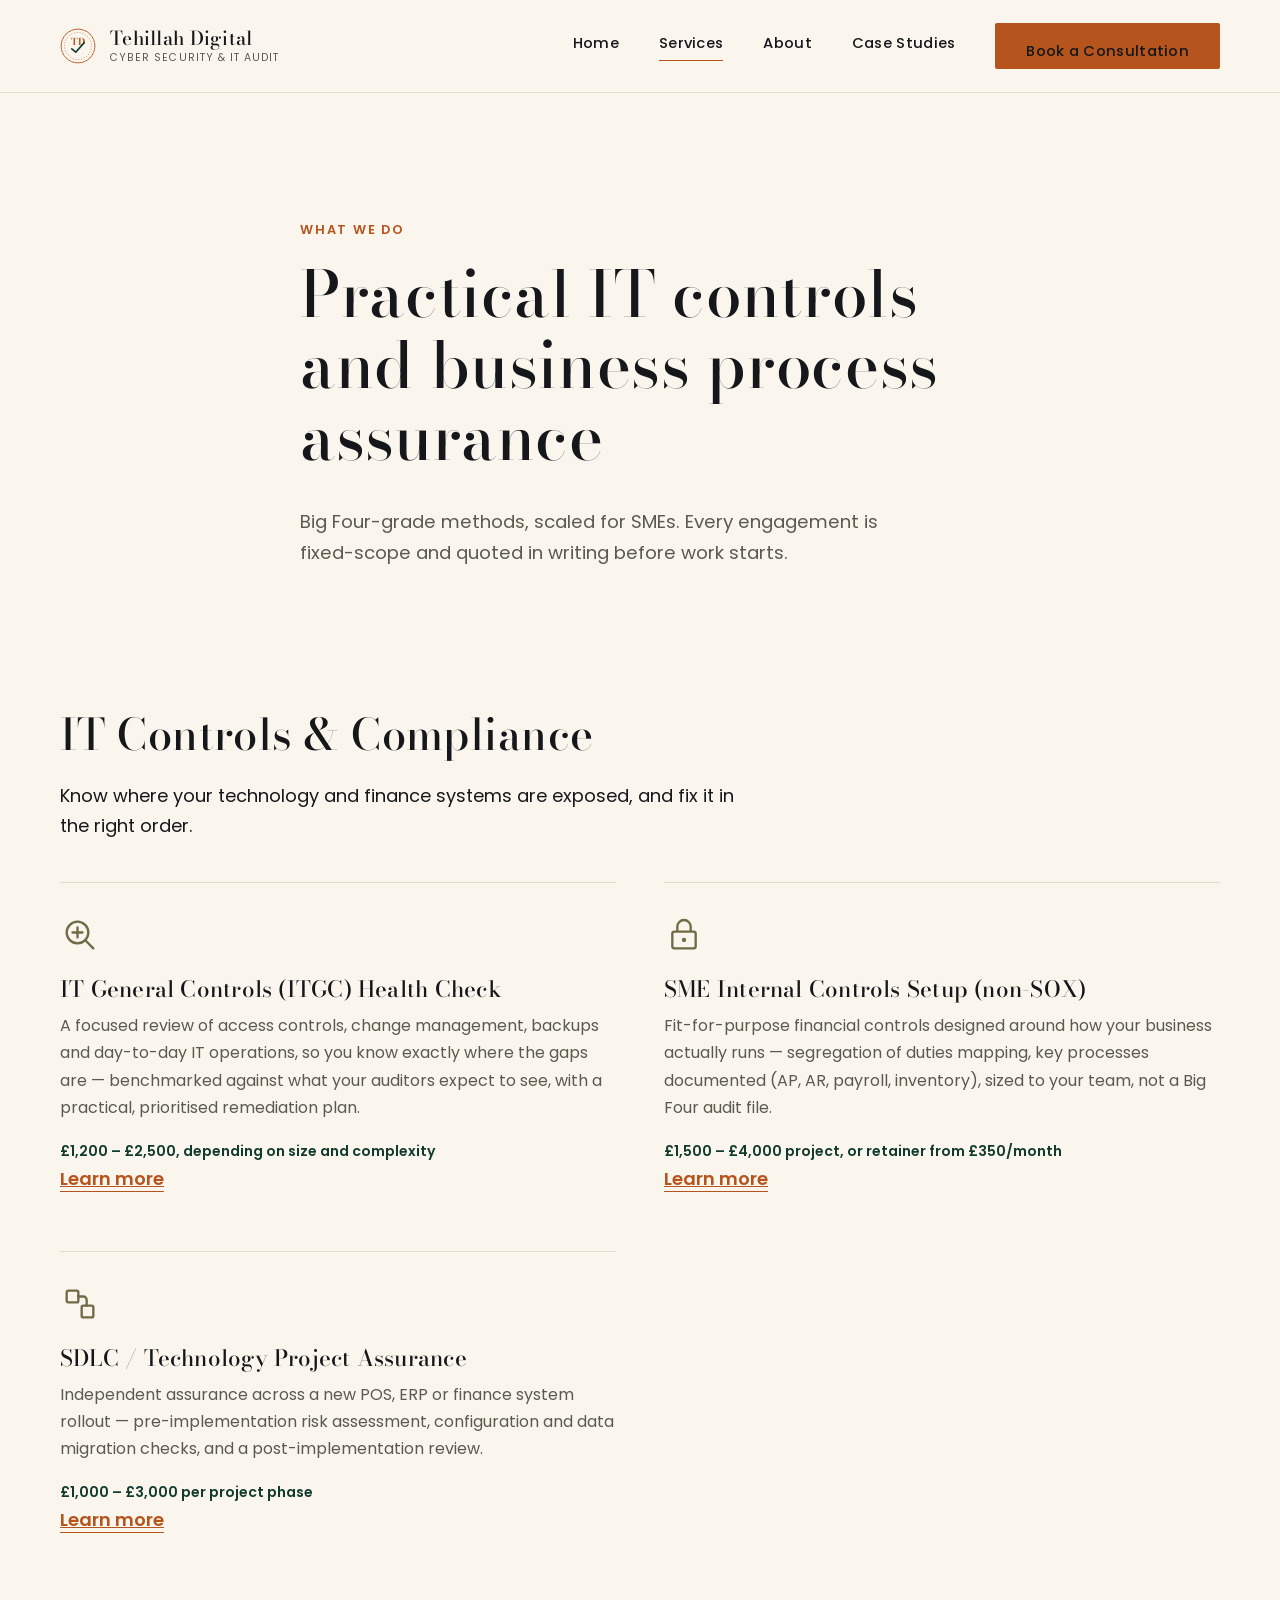
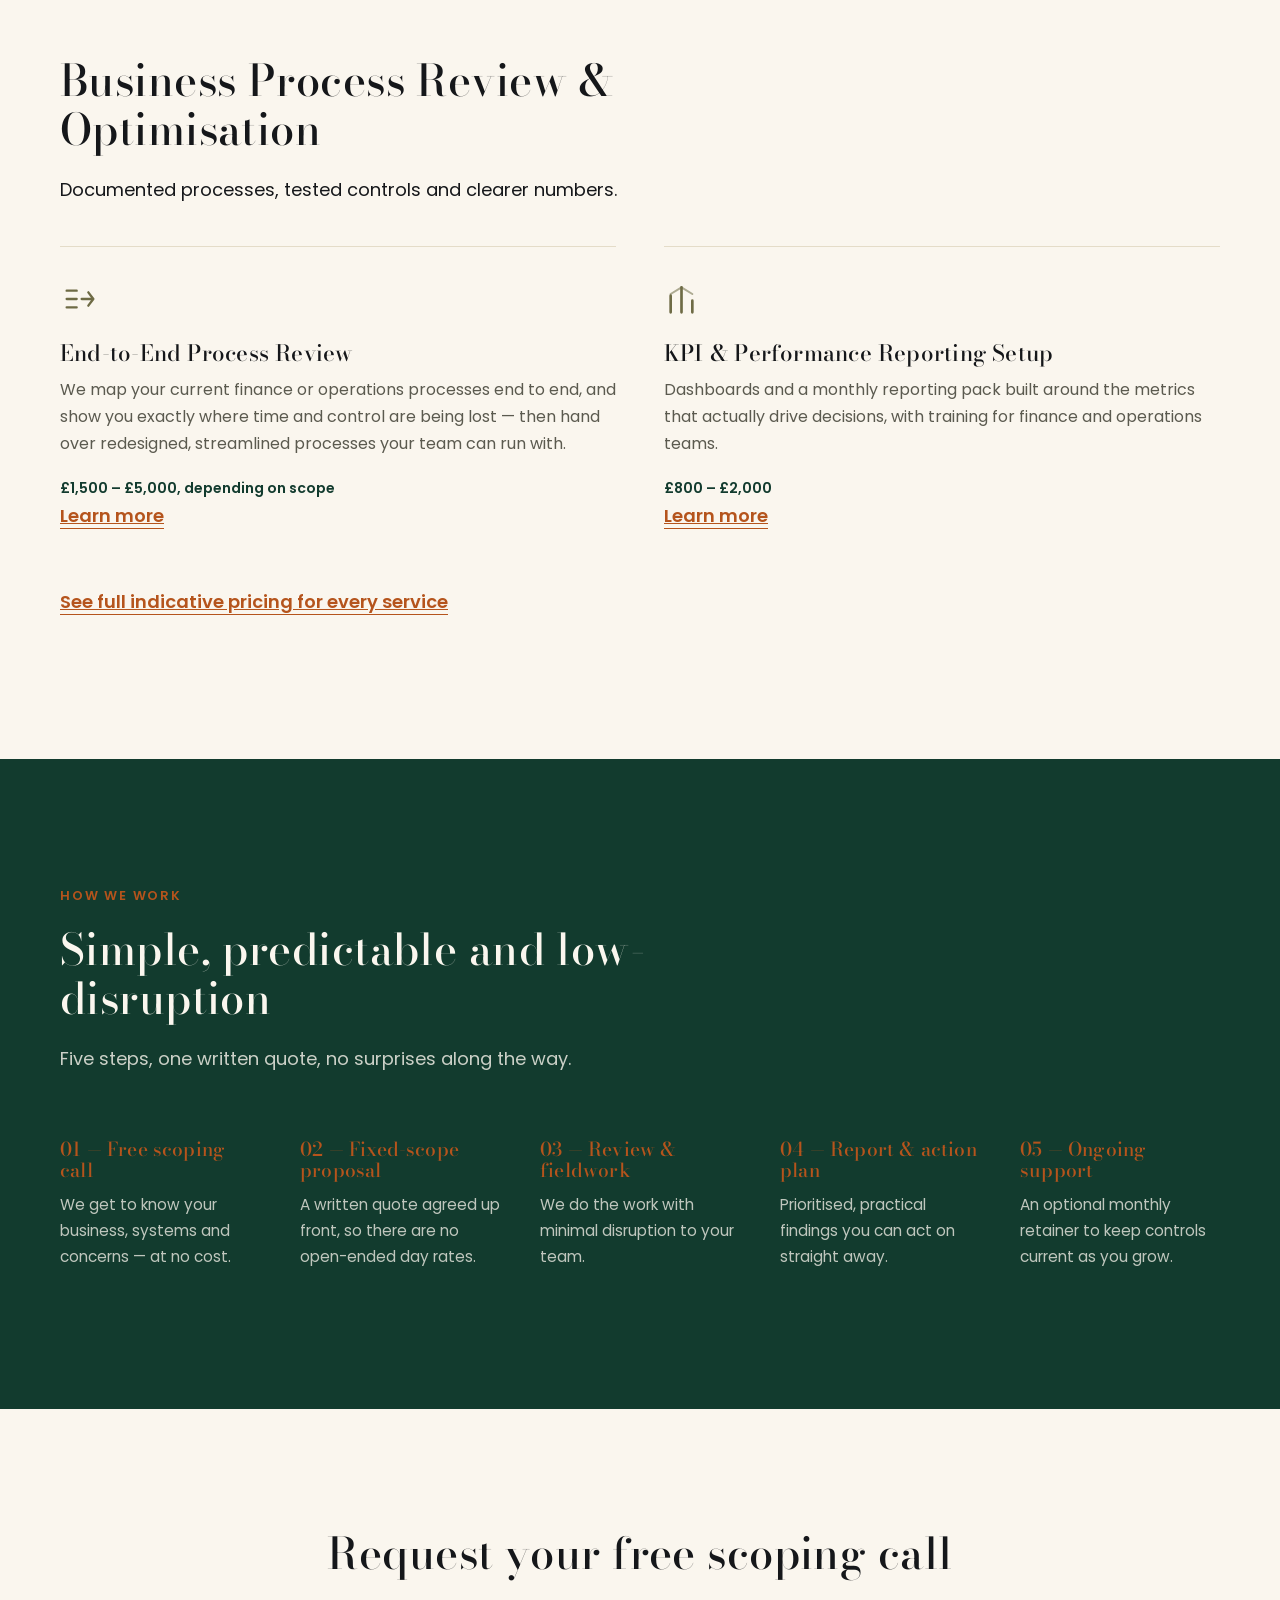
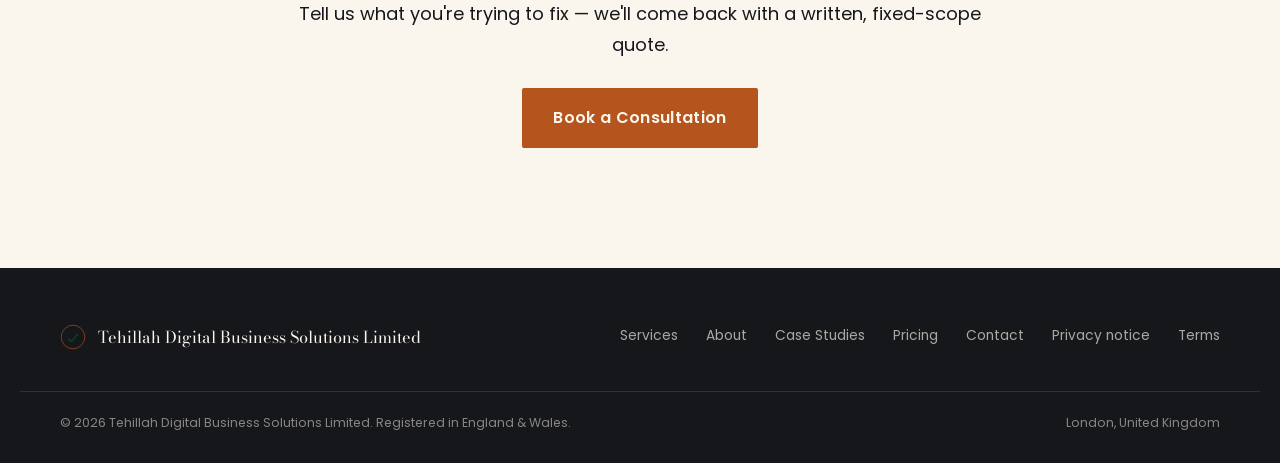
<file: services.html>
<!DOCTYPE html>
<html lang="en-GB">
<head>
<script>document.documentElement.classList.add("has-js");</script>
<meta charset="UTF-8" />
<meta name="viewport" content="width=device-width, initial-scale=1.0" />
<title>Services | Tehillah Digital Business Solutions</title>
<meta name="description" content="Fixed-scope IT general controls, SME internal controls, technology project assurance, process review and KPI reporting services from Tehillah Digital Business Solutions." />
<link rel="icon" type="image/svg+xml" href="assets/favicon.svg" />
<link rel="canonical" href="https://www.tehillahdigital.co.uk/services.html" />

<link rel="preconnect" href="https://fonts.googleapis.com">
<link rel="preconnect" href="https://fonts.gstatic.com" crossorigin>
<link href="https://fonts.googleapis.com/css2?family=Bodoni+Moda:ital,wght@0,400..900;1,400..900&amp;family=Poppins:wght@300;400;500;600;700&amp;display=swap" rel="stylesheet">
<link rel="stylesheet" href="styles.css" />
</head>
<body>

<header class="site-header" id="siteHeader">
  <div class="wrap">
    <a href="index.html" class="brand">
      <svg class="seal-mark" viewBox="0 0 64 64" aria-hidden="true">
        <circle cx="32" cy="32" r="30" fill="none" stroke="#B5541C" stroke-width="1.6"/>
        <circle cx="32" cy="32" r="24" fill="none" stroke="#B5541C" stroke-width="1" stroke-dasharray="2 3"/>
        <text x="32" y="30" text-anchor="middle" font-family="'Bodoni Moda', serif" font-size="17" fill="#B5541C" font-weight="700">TD</text>
        <path d="M21 37 L28 43 L43 26" fill="none" stroke="#123B2E" stroke-width="3" stroke-linecap="round" stroke-linejoin="round"/>
      </svg>
      <span class="brand-name">Tehillah Digital<small>Cyber Security &amp; IT Audit</small></span>
    </a>

    <button class="nav-toggle" id="navToggle" aria-label="Toggle navigation" aria-expanded="false">
      <svg width="20" height="20" viewBox="0 0 20 20" fill="none"><path d="M2 5h16M2 10h16M2 15h16" stroke="#15171A" stroke-width="1.6" stroke-linecap="round"/></svg>
    </button>

    <nav class="primary-nav" id="primaryNav">
      <a href="index.html">Home</a>
      <a href="services.html" class="is-active">Services</a>
      <a href="about.html">About</a>
      <a href="case-studies.html">Case Studies</a>
      <a href="contact.html" class="btn btn-primary">Book a Consultation</a>
    </nav>
  </div>
</header>

<main>

  <section class="bg-ivory" style="padding-bottom:0;">
    <div class="wrap" style="max-width:760px;">
      <span class="eyebrow">What we do</span>
      <h1>Practical IT controls and business process assurance</h1>
      <p class="lede">Big Four-grade methods, scaled for SMEs. Every engagement is fixed-scope and quoted in writing before work starts.</p>
    </div>
  </section>

  <!-- IT CONTROLS -->
  <section class="bg-ivory">
    <div class="wrap">
      <div class="section-head reveal" style="margin-bottom:40px;">
        <h2>IT Controls &amp; Compliance</h2>
        <p>Know where your technology and finance systems are exposed, and fix it in the right order.</p>
      </div>

      <div class="service-grid">
        <div class="service-block reveal">
          <svg class="icon" viewBox="0 0 24 24" fill="none"><circle cx="10.5" cy="10.5" r="6.5" stroke="currentColor" stroke-width="1.4"/><path d="M15.3 15.3 20 20" stroke="currentColor" stroke-width="1.4" stroke-linecap="round"/><path d="M7.5 10.5h6M10.5 7.5v6" stroke="currentColor" stroke-width="1.4" stroke-linecap="round"/></svg>
          <h3>IT General Controls (ITGC) Health Check</h3>
          <p>A focused review of access controls, change management, backups and day-to-day IT operations, so you know exactly where the gaps are — benchmarked against what your auditors expect to see, with a practical, prioritised remediation plan.</p>
          <p class="price-note">£1,200 &ndash; £2,500, depending on size and complexity</p>
          <a href="pricing.html#itgc" class="btn-text">Learn more</a>
        </div>

        <div class="service-block reveal">
          <svg class="icon" viewBox="0 0 24 24" fill="none"><rect x="5" y="10" width="14" height="10" rx="1.2" stroke="currentColor" stroke-width="1.4"/><path d="M8 10V7a4 4 0 0 1 8 0v3" stroke="currentColor" stroke-width="1.4"/><circle cx="12" cy="15" r="1.3" fill="currentColor"/></svg>
          <h3>SME Internal Controls Setup (non-SOX)</h3>
          <p>Fit-for-purpose financial controls designed around how your business actually runs — segregation of duties mapping, key processes documented (AP, AR, payroll, inventory), sized to your team, not a Big Four audit file.</p>
          <p class="price-note">£1,500 &ndash; £4,000 project, or retainer from £350/month</p>
          <a href="pricing.html#setup" class="btn-text">Learn more</a>
        </div>

        <div class="service-block reveal">
          <svg class="icon" viewBox="0 0 24 24" fill="none"><rect x="4" y="4" width="7" height="7" rx="1" stroke="currentColor" stroke-width="1.4"/><rect x="13" y="13" width="7" height="7" rx="1" stroke="currentColor" stroke-width="1.4"/><path d="M11 7.5h3a2 2 0 0 1 2 2V13" stroke="currentColor" stroke-width="1.4" stroke-linecap="round"/></svg>
          <h3>SDLC / Technology Project Assurance</h3>
          <p>Independent assurance across a new POS, ERP or finance system rollout — pre-implementation risk assessment, configuration and data migration checks, and a post-implementation review.</p>
          <p class="price-note">£1,000 &ndash; £3,000 per project phase</p>
          <a href="pricing.html#sdlc" class="btn-text">Learn more</a>
        </div>
      </div>
    </div>
  </section>

  <!-- PROCESS REVIEW -->
  <section class="bg-ivory" style="padding-top:0;">
    <div class="wrap">
      <div class="section-head reveal" style="margin-bottom:40px;">
        <h2>Business Process Review &amp; Optimisation</h2>
        <p>Documented processes, tested controls and clearer numbers.</p>
      </div>

      <div class="service-grid">
        <div class="service-block reveal">
          <svg class="icon" viewBox="0 0 24 24" fill="none"><path d="M4 7h6M4 12h6M4 17h6" stroke="currentColor" stroke-width="1.4" stroke-linecap="round"/><path d="M13 12h7M17 8l3 4-3 4" stroke="currentColor" stroke-width="1.4" stroke-linecap="round" stroke-linejoin="round"/></svg>
          <h3>End-to-End Process Review</h3>
          <p>We map your current finance or operations processes end to end, and show you exactly where time and control are being lost — then hand over redesigned, streamlined processes your team can run with.</p>
          <p class="price-note">£1,500 &ndash; £5,000, depending on scope</p>
          <a href="pricing.html#process" class="btn-text">Learn more</a>
        </div>

        <div class="service-block reveal">
          <svg class="icon" viewBox="0 0 24 24" fill="none"><path d="M4 20V10M10.5 20V5M17 20v-7" stroke="currentColor" stroke-width="1.6" stroke-linecap="round"/><path d="M4 9l6.5-4L17 9" stroke="currentColor" stroke-width="1.2" stroke-linecap="round" stroke-linejoin="round" opacity="0.55"/></svg>
          <h3>KPI &amp; Performance Reporting Setup</h3>
          <p>Dashboards and a monthly reporting pack built around the metrics that actually drive decisions, with training for finance and operations teams.</p>
          <p class="price-note">£800 &ndash; £2,000</p>
          <a href="pricing.html#kpi" class="btn-text">Learn more</a>
        </div>
      </div>

      <p style="margin-top:56px;">
        <a href="pricing.html" class="btn-text">See full indicative pricing for every service</a>
      </p>
    </div>
  </section>

  <!-- APPROACH -->
  <section class="bg-emerald">
    <div class="wrap">
      <div class="section-head reveal">
        <span class="eyebrow" style="color:var(--burnt-orange);">How we work</span>
        <h2>Simple, predictable and low-disruption</h2>
        <p style="color:rgba(250,246,238,0.8);">Five steps, one written quote, no surprises along the way.</p>
      </div>

      <div class="value-grid" style="grid-template-columns:repeat(5,1fr);">
        <div class="value-item">
          <h4 style="color:var(--burnt-orange);">01 — Free scoping call</h4>
          <p style="color:rgba(250,246,238,0.75);">We get to know your business, systems and concerns — at no cost.</p>
        </div>
        <div class="value-item">
          <h4 style="color:var(--burnt-orange);">02 — Fixed-scope proposal</h4>
          <p style="color:rgba(250,246,238,0.75);">A written quote agreed up front, so there are no open-ended day rates.</p>
        </div>
        <div class="value-item">
          <h4 style="color:var(--burnt-orange);">03 — Review &amp; fieldwork</h4>
          <p style="color:rgba(250,246,238,0.75);">We do the work with minimal disruption to your team.</p>
        </div>
        <div class="value-item">
          <h4 style="color:var(--burnt-orange);">04 — Report &amp; action plan</h4>
          <p style="color:rgba(250,246,238,0.75);">Prioritised, practical findings you can act on straight away.</p>
        </div>
        <div class="value-item">
          <h4 style="color:var(--burnt-orange);">05 — Ongoing support</h4>
          <p style="color:rgba(250,246,238,0.75);">An optional monthly retainer to keep controls current as you grow.</p>
        </div>
      </div>
    </div>
  </section>

  <!-- CTA -->
  <section class="bg-ivory" style="text-align:center;">
    <div class="wrap">
      <h2>Request your free scoping call</h2>
      <p style="margin:0 auto 28px;">Tell us what you're trying to fix — we'll come back with a written, fixed-scope quote.</p>
      <a href="contact.html" class="btn btn-primary">Book a Consultation</a>
    </div>
  </section>

</main>

<footer>
  <div class="wrap">
    <div class="foot-brand">
      <svg class="seal-mark" viewBox="0 0 64 64" aria-hidden="true">
        <circle cx="32" cy="32" r="29" fill="none" stroke="#B5541C" stroke-width="1.6"/>
        <path d="M21 37 L28 43 L43 26" fill="none" stroke="#123B2E" stroke-width="4" stroke-linecap="round" stroke-linejoin="round"/>
      </svg>
      <span>Tehillah Digital Business Solutions Limited</span>
    </div>
    <nav class="foot-links">
      <a href="services.html">Services</a>
      <a href="about.html">About</a>
      <a href="case-studies.html">Case Studies</a>
      <a href="pricing.html">Pricing</a>
      <a href="contact.html">Contact</a>
      <a href="privacy.html">Privacy notice</a>
      <a href="terms.html">Terms</a>
    </nav>
  </div>
  <div class="wrap foot-bottom">
    <span>&copy; <span id="year"></span> Tehillah Digital Business Solutions Limited. Registered in England &amp; Wales.</span>
    <span>London, United Kingdom</span>
  </div>
</footer>

<script src="script.js"></script>
</body>
</html>
</file>
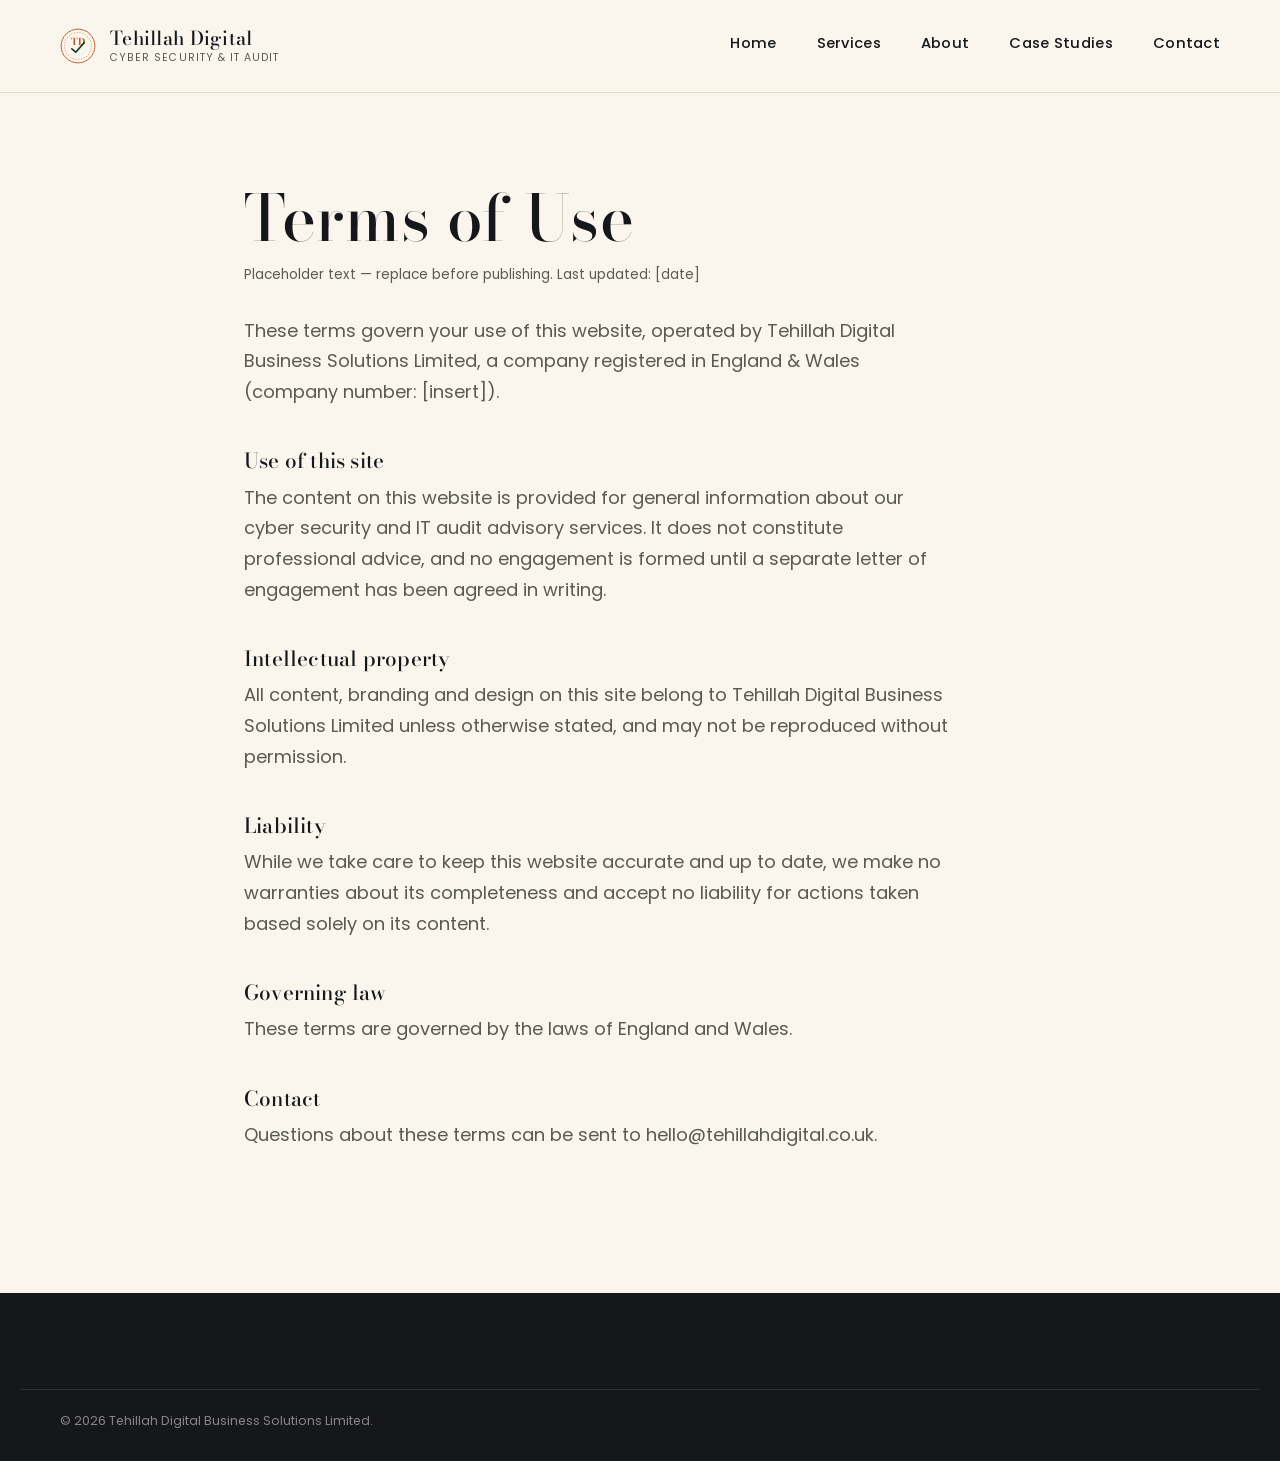
<file: terms.html>
<!DOCTYPE html>
<html lang="en-GB">
<head>
<script>document.documentElement.classList.add("has-js");</script>
<meta charset="UTF-8" />
<meta name="viewport" content="width=device-width, initial-scale=1.0" />
<title>Terms of Use | Tehillah Digital Business Solutions</title>
<link rel="icon" type="image/svg+xml" href="assets/favicon.svg" />
<link href="https://fonts.googleapis.com/css2?family=Bodoni+Moda:ital,wght@0,400..900;1,400..900&amp;family=Poppins:wght@300;400;500;600;700&amp;display=swap" rel="stylesheet">
<link rel="stylesheet" href="styles.css" />
</head>
<body>
<header class="site-header">
  <div class="wrap">
    <a href="index.html" class="brand">
      <svg class="seal-mark" viewBox="0 0 64 64" aria-hidden="true">
        <circle cx="32" cy="32" r="30" fill="none" stroke="#B5541C" stroke-width="1.6"/>
        <circle cx="32" cy="32" r="24" fill="none" stroke="#B5541C" stroke-width="1" stroke-dasharray="2 3"/>
        <text x="32" y="30" text-anchor="middle" font-family="'Bodoni Moda', serif" font-size="17" fill="#B5541C" font-weight="700">TD</text>
        <path d="M21 37 L28 43 L43 26" fill="none" stroke="#123B2E" stroke-width="3" stroke-linecap="round" stroke-linejoin="round"/>
      </svg>
      <span class="brand-name">Tehillah Digital<small>Cyber Security &amp; IT Audit</small></span>
    </a>
    <nav class="primary-nav">
      <a href="index.html">Home</a>
      <a href="services.html">Services</a>
      <a href="about.html">About</a>
      <a href="case-studies.html">Case Studies</a>
      <a href="contact.html">Contact</a>
    </nav>
  </div>
</header>

<main class="wrap legal-page">
  <h1>Terms of Use</h1>
  <span class="updated">Placeholder text — replace before publishing. Last updated: [date]</span>

  <p>These terms govern your use of this website, operated by Tehillah Digital Business Solutions Limited, a company registered in England &amp; Wales (company number: [insert]).</p>

  <h2>Use of this site</h2>
  <p>The content on this website is provided for general information about our cyber security and IT audit advisory services. It does not constitute professional advice, and no engagement is formed until a separate letter of engagement has been agreed in writing.</p>

  <h2>Intellectual property</h2>
  <p>All content, branding and design on this site belong to Tehillah Digital Business Solutions Limited unless otherwise stated, and may not be reproduced without permission.</p>

  <h2>Liability</h2>
  <p>While we take care to keep this website accurate and up to date, we make no warranties about its completeness and accept no liability for actions taken based solely on its content.</p>

  <h2>Governing law</h2>
  <p>These terms are governed by the laws of England and Wales.</p>

  <h2>Contact</h2>
  <p>Questions about these terms can be sent to hello@tehillahdigital.co.uk.</p>
</main>

<footer>
  <div class="wrap foot-bottom">
    <span>&copy; <span id="year"></span> Tehillah Digital Business Solutions Limited.</span>
  </div>
</footer>
<script src="script.js"></script>
</body>
</html>
</file>
<file: styles.css>
/* =========================================================
   Tehillah Digital Business Solutions — Design Tokens
   Concept: Luxury restraint — jewel-tone anchor, olive accent,
   burnt orange used sparingly, ivory whitespace, onyx typography.
   No gradients. No busy decoration. Whitespace is the material.
   ========================================================= */

:root {
  /* Color — max four, used with restraint */
  --emerald: #123B2E;        /* anchor — hero bg, dividers, CTA bars */
  --emerald-dim: #0D2D23;
  --olive: #6E6B45;          /* subtle UI — icons, borders, hover */
  --olive-soft: #9A9768;
  --burnt-orange: #B5541C;   /* sparingly — buttons, highlights, metrics */
  --burnt-orange-dim: #8F4216;
  --ivory: #FAF6EE;          /* whitespace / backgrounds */
  --ivory-line: #E4DCC8;
  --onyx: #15171A;           /* typography, high-contrast sections */
  --onyx-soft: #4A4C43;

  --ink: var(--onyx);
  --ink-soft: #5B5A4F;

  /* Type */
  --font-display: "Bodoni Moda", "Didot", "Times New Roman", serif;
  --font-body: "Poppins", -apple-system, BlinkMacSystemFont, "Segoe UI", sans-serif;

  --radius: 2px;
  --max-width: 1240px;
  --gutter: 40px;
}

* { box-sizing: border-box; }

@media (prefers-reduced-motion: reduce) {
  *, *::before, *::after {
    animation-duration: 0.001ms !important;
    animation-iteration-count: 1 !important;
    transition-duration: 0.001ms !important;
    scroll-behavior: auto !important;
  }
}

html { scroll-behavior: smooth; }

body {
  margin: 0;
  font-family: var(--font-body);
  font-weight: 400;
  color: var(--ink);
  background: var(--ivory);
  line-height: 1.7;
  font-size: 18px;
  -webkit-font-smoothing: antialiased;
}

a { color: inherit; }
img, svg { display: block; max-width: 100%; }

.wrap {
  max-width: var(--max-width);
  margin: 0 auto;
  padding: 0 var(--gutter);
}

@media (max-width: 760px) {
  :root { --gutter: 22px; }
}

h1, h2, h3, h4 {
  font-family: var(--font-display);
  font-weight: 500;
  line-height: 1.12;
  letter-spacing: 0.01em;
  margin: 0 0 0.5em;
  color: var(--onyx);
}

h1 { font-size: clamp(2.6rem, 5vw, 4.5rem); font-weight: 500; }
h2 { font-size: clamp(1.9rem, 3.4vw, 2.75rem); }
h3 { font-size: 1.4rem; }

p { margin: 0 0 1.2em; max-width: 64ch; }

.eyebrow {
  display: inline-block;
  font-family: var(--font-body);
  font-size: 0.8rem;
  font-weight: 600;
  letter-spacing: 0.14em;
  text-transform: uppercase;
  color: var(--burnt-orange);
  margin-bottom: 18px;
}

.lede { font-size: 1.15rem; color: var(--ink-soft); max-width: 56ch; }

/* ---------------- Buttons ---------------- */
.btn {
  display: inline-flex;
  align-items: center;
  gap: 10px;
  padding: 15px 30px;
  border-radius: var(--radius);
  font-family: var(--font-body);
  font-size: 1rem;
  font-weight: 600;
  letter-spacing: 0.02em;
  text-decoration: none;
  border: 1px solid transparent;
  cursor: pointer;
  transition: background-color 0.25s ease, color 0.25s ease, border-color 0.25s ease;
}

.btn-primary {
  background: var(--burnt-orange);
  color: var(--ivory);
}
.btn-primary:hover { background: var(--olive); }

.btn-outline-ivory {
  border-color: rgba(250,246,238,0.5);
  color: var(--ivory);
  background: transparent;
}
.btn-outline-ivory:hover { border-color: var(--ivory); background: rgba(250,246,238,0.08); }

.btn-outline {
  border-color: var(--onyx);
  color: var(--onyx);
  background: transparent;
}
.btn-outline:hover { border-color: var(--olive); color: var(--olive); }

.btn-text {
  padding: 0;
  border: none;
  background: none;
  color: var(--burnt-orange);
  font-weight: 600;
  border-bottom: 1px solid currentColor;
  border-radius: 0;
  transition: color 0.2s ease;
}
.btn-text:hover { color: var(--olive); }

/* ---------------- Header ---------------- */
.site-header {
  position: sticky;
  top: 0;
  z-index: 40;
  background: var(--ivory);
  border-bottom: 1px solid var(--ivory-line);
}

.site-header .wrap {
  display: flex;
  align-items: center;
  justify-content: space-between;
  height: 92px;
}

.brand {
  display: flex;
  align-items: center;
  gap: 14px;
  text-decoration: none;
  color: var(--onyx);
}

.brand .seal-mark {
  width: 36px;
  height: 36px;
  flex: none;
  transition: opacity 0.25s ease;
}
.brand:hover .seal-mark { opacity: 0.75; }

.brand-name {
  font-family: var(--font-display);
  font-size: 1.2rem;
  font-weight: 500;
  letter-spacing: 0.015em;
  line-height: 1.2;
}

.brand-name small {
  display: block;
  font-family: var(--font-body);
  font-weight: 400;
  font-size: 0.66rem;
  letter-spacing: 0.1em;
  text-transform: uppercase;
  color: var(--ink-soft);
  margin-top: 2px;
}

nav.primary-nav {
  display: flex;
  align-items: center;
  gap: 40px;
}

nav.primary-nav a {
  text-decoration: none;
  color: var(--onyx);
  font-size: 0.92rem;
  font-weight: 500;
  letter-spacing: 0.02em;
  padding-bottom: 4px;
  border-bottom: 1px solid transparent;
  transition: border-color 0.2s ease, color 0.2s ease;
}
nav.primary-nav a:hover,
nav.primary-nav a.is-active { border-bottom-color: var(--burnt-orange); }

nav.primary-nav a.btn-outline { border: 1px solid var(--onyx); padding: 10px 22px; border-radius: var(--radius); }
nav.primary-nav a.btn-outline:hover { border-color: var(--olive); color: var(--olive); }

.nav-toggle {
  display: none;
  background: none;
  border: 1px solid var(--onyx);
  border-radius: var(--radius);
  padding: 9px 11px;
  cursor: pointer;
}

/* ---------------- Section rhythm ---------------- */
section { padding: 120px 0; }
@media (max-width: 760px) { section { padding: 72px 0; } }

.bg-ivory { background: var(--ivory); }
.bg-emerald { background: var(--emerald); color: var(--ivory); }
.bg-emerald h1, .bg-emerald h2, .bg-emerald h3 { color: var(--ivory); }
.bg-emerald p { color: rgba(250,246,238,0.8); }
.bg-onyx { background: var(--onyx); color: var(--ivory); }
.bg-onyx h1, .bg-onyx h2, .bg-onyx h3 { color: var(--ivory); }
.bg-onyx p { color: rgba(250,246,238,0.72); }

.section-head { max-width: 72ch; margin-bottom: 64px; }
.section-head.center { margin-left: auto; margin-right: auto; text-align: center; }

/* ---------------- Hero ---------------- */
.hero { padding: 0; }
.hero .wrap {
  padding-top: 140px;
  padding-bottom: 140px;
  max-width: 880px;
  text-align: left;
}
@media (max-width: 760px) {
  .hero .wrap { padding-top: 88px; padding-bottom: 88px; }
}

.hero .eyebrow { color: var(--burnt-orange); }

.hero .tag-row {
  display: flex;
  gap: 28px;
  flex-wrap: wrap;
  margin-top: 40px;
  padding-top: 28px;
  border-top: 1px solid rgba(250,246,238,0.2);
}
.hero .tag-row span {
  font-size: 0.82rem;
  letter-spacing: 0.04em;
  color: rgba(250,246,238,0.65);
}

.cta-row { display: flex; gap: 18px; margin-top: 44px; flex-wrap: wrap; }

/* ---------------- Trust / value strip ---------------- */
.trust-strip {
  display: grid;
  grid-template-columns: repeat(4, 1fr);
  gap: var(--gutter);
}
@media (max-width: 980px) { .trust-strip { grid-template-columns: repeat(2, 1fr); gap: 32px; } }
@media (max-width: 540px) { .trust-strip { grid-template-columns: 1fr; } }

.trust-cell {
  border-top: 1px solid var(--olive-soft);
  padding-top: 20px;
}
.trust-num {
  font-family: var(--font-display);
  font-size: 2.6rem;
  color: var(--emerald);
  line-height: 1;
  margin-bottom: 10px;
}
.trust-num .unit { color: var(--burnt-orange); }
.trust-label { font-size: 0.92rem; color: var(--ink-soft); max-width: 24ch; }

/* ---------------- Services ---------------- */
.service-grid {
  display: grid;
  grid-template-columns: repeat(2, 1fr);
  gap: 56px 48px;
}
@media (max-width: 760px) { .service-grid { grid-template-columns: 1fr; } }

.service-block {
  border-top: 1px solid var(--ivory-line);
  padding-top: 32px;
}

.service-block .icon {
  width: 40px;
  height: 40px;
  color: var(--olive);
  margin-bottom: 22px;
}

.service-block h3 { margin-bottom: 10px; }
.service-block p { color: var(--ink-soft); font-size: 1rem; }

.service-block .price-note {
  font-size: 0.88rem;
  color: var(--emerald);
  font-weight: 600;
  margin: 14px 0 0;
}

/* ---------------- Pull quote ---------------- */
.pull-quote {
  border-left: 3px solid var(--emerald);
  padding: 4px 0 4px 32px;
  margin: 48px 0;
}
.pull-quote p {
  font-family: var(--font-display);
  font-size: 1.6rem;
  font-style: italic;
  color: var(--emerald);
  line-height: 1.45;
  max-width: 48ch;
}

/* ---------------- About page ---------------- */
.about-grid {
  display: grid;
  grid-template-columns: 300px 1fr;
  gap: 72px;
  align-items: start;
}
@media (max-width: 860px) { .about-grid { grid-template-columns: 1fr; } }

.founder-portrait {
  width: 100%;
  aspect-ratio: 4 / 5;
  background: var(--onyx);
  display: flex;
  align-items: center;
  justify-content: center;
  border: 1px solid var(--onyx);
}
.founder-portrait .seal-mark { width: 44%; height: 44%; }

.value-grid {
  display: grid;
  grid-template-columns: repeat(3, 1fr);
  gap: 40px;
  margin-top: 16px;
}
@media (max-width: 760px) { .value-grid { grid-template-columns: 1fr; } }

.value-item h4 {
  font-family: var(--font-display);
  font-size: 1.2rem;
  color: var(--emerald);
  margin-bottom: 10px;
}
.value-item p { color: var(--ink-soft); font-size: 0.96rem; }

.cred-row { display: flex; gap: 10px; flex-wrap: wrap; margin-top: 24px; }
.cred-row span {
  font-size: 0.78rem;
  letter-spacing: 0.06em;
  text-transform: uppercase;
  border: 1px solid var(--ivory-line);
  border-radius: var(--radius);
  padding: 7px 14px;
  color: var(--onyx-soft);
}

/* ---------------- Case studies ---------------- */
.case-grid {
  display: grid;
  grid-template-columns: repeat(3, 1fr);
  gap: 48px;
}
@media (max-width: 980px) { .case-grid { grid-template-columns: 1fr; } }

.case-card {
  background: var(--ivory);
  border: 1px solid var(--olive-soft);
  padding: 40px 32px;
}

.case-card .tag {
  font-size: 0.74rem;
  letter-spacing: 0.08em;
  text-transform: uppercase;
  color: var(--olive);
  margin-bottom: 18px;
  display: block;
}

.case-card h3 { color: var(--onyx); font-size: 1.2rem; }
.case-card p { color: var(--ink-soft); font-size: 0.94rem; }

.case-card .metric {
  font-family: var(--font-display);
  font-size: 1.6rem;
  color: var(--burnt-orange);
  margin: 18px 0 4px;
}
.case-card .metric-label {
  font-size: 0.8rem;
  color: var(--ink-soft);
  letter-spacing: 0.02em;
}

.case-note {
  margin-top: 48px;
  font-size: 0.88rem;
  color: var(--ink-soft);
  font-style: italic;
}

/* ---------------- Pricing table ---------------- */
.price-table { width: 100%; border-collapse: collapse; }
.price-row {
  display: grid;
  grid-template-columns: 1fr 240px;
  gap: 24px;
  padding: 28px 0;
  border-bottom: 1px solid var(--ivory-line);
  align-items: center;
}
.price-row.price-head {
  font-size: 0.78rem;
  letter-spacing: 0.08em;
  text-transform: uppercase;
  color: var(--ink-soft);
  border-bottom: 2px solid var(--onyx);
  padding-bottom: 14px;
}
.price-row .svc h3 { font-size: 1.1rem; margin-bottom: 6px; }
.price-row .svc p { font-size: 0.95rem; color: var(--ink-soft); margin: 0; max-width: 46ch; }
.price-row .price { text-align: right; display: flex; flex-direction: column; gap: 4px; }
.price-row .amount { font-weight: 600; font-size: 1.05rem; color: var(--emerald); }
.price-row .note { font-size: 0.82rem; color: var(--ink-soft); }

.price-footnote { font-size: 0.86rem; color: var(--ink-soft); margin-top: 20px; font-style: italic; }

@media (max-width: 640px) {
  .price-row { grid-template-columns: 1fr; gap: 10px; }
  .price-row .price { align-items: flex-start; text-align: left; }
  .price-row.price-head span:last-child { display: none; }
}

/* ---------------- Contact ---------------- */
.contact-grid {
  display: grid;
  grid-template-columns: 1.1fr 0.9fr;
  gap: 72px;
}
@media (max-width: 860px) { .contact-grid { grid-template-columns: 1fr; } }

.field-group { margin-bottom: 24px; }
.field-row { display: grid; grid-template-columns: 1fr 1fr; gap: 20px; }
@media (max-width: 540px) { .field-row { grid-template-columns: 1fr; } }

label { display: block; font-size: 0.85rem; margin-bottom: 8px; color: rgba(250,246,238,0.85); }

input, textarea {
  width: 100%;
  padding: 14px 16px;
  border: 1px solid rgba(250,246,238,0.3);
  border-radius: var(--radius);
  background: rgba(250,246,238,0.06);
  color: var(--ivory);
  font-family: var(--font-body);
  font-size: 0.98rem;
}
input::placeholder, textarea::placeholder { color: rgba(250,246,238,0.4); }
input:focus, textarea:focus { outline: none; border-color: var(--burnt-orange); }
textarea { resize: vertical; min-height: 130px; }

.honeypot-field { position: absolute; left: -9999px; top: -9999px; }

.contact-details { padding-left: 0; }
.contact-details .item { margin-bottom: 32px; }
.contact-details .label {
  font-size: 0.74rem;
  letter-spacing: 0.1em;
  text-transform: uppercase;
  color: rgba(250,246,238,0.5);
  margin-bottom: 6px;
}
.contact-details .value { font-size: 1.05rem; color: var(--ivory); }

/* ---------------- Footer ---------------- */
footer { background: var(--onyx); color: var(--ivory); padding: 56px 0 30px; }

footer .wrap {
  display: flex;
  justify-content: space-between;
  align-items: flex-start;
  flex-wrap: wrap;
  gap: 24px;
}

footer .foot-brand { display: flex; align-items: center; gap: 12px; }
footer .foot-brand .seal-mark { width: 26px; height: 26px; }
footer .foot-brand span { font-family: var(--font-display); font-size: 1.02rem; }

footer .foot-links { display: flex; gap: 28px; flex-wrap: wrap; }
footer .foot-links a { text-decoration: none; font-size: 0.86rem; color: rgba(250,246,238,0.65); }
footer .foot-links a:hover { color: var(--burnt-orange); }

footer .foot-bottom {
  border-top: 1px solid rgba(250,246,238,0.12);
  margin-top: 40px;
  padding-top: 20px;
  font-size: 0.78rem;
  color: rgba(250,246,238,0.5);
  display: flex;
  justify-content: space-between;
  flex-wrap: wrap;
  gap: 10px;
}

/* ---------------- Legal pages ---------------- */
.legal-page { max-width: 72ch; padding: 90px 0 120px; }
.legal-page h1 { margin-bottom: 8px; }
.legal-page .updated { font-size: 0.85rem; color: var(--ink-soft); margin-bottom: 2.2em; display: block; }
.legal-page h2 { font-size: 1.3rem; margin-top: 2em; }
.legal-page p { color: var(--ink-soft); }

/* ---------------- Responsive nav ---------------- */
@media (max-width: 860px) {
  nav.primary-nav { display: none; position: absolute; top: 92px; left: 0; right: 0; background: var(--ivory); flex-direction: column; align-items: flex-start; gap: 0; border-bottom: 1px solid var(--ivory-line); padding: 8px var(--gutter) 24px; }
  .site-header.nav-open nav.primary-nav { display: flex; }
  nav.primary-nav a { width: 100%; padding: 14px 0; border-bottom: 1px solid var(--ivory-line); }
  nav.primary-nav a.btn-outline { margin-top: 14px; width: auto; border-bottom: 1px solid var(--onyx); }
  .nav-toggle { display: inline-flex; }
}
</file>
